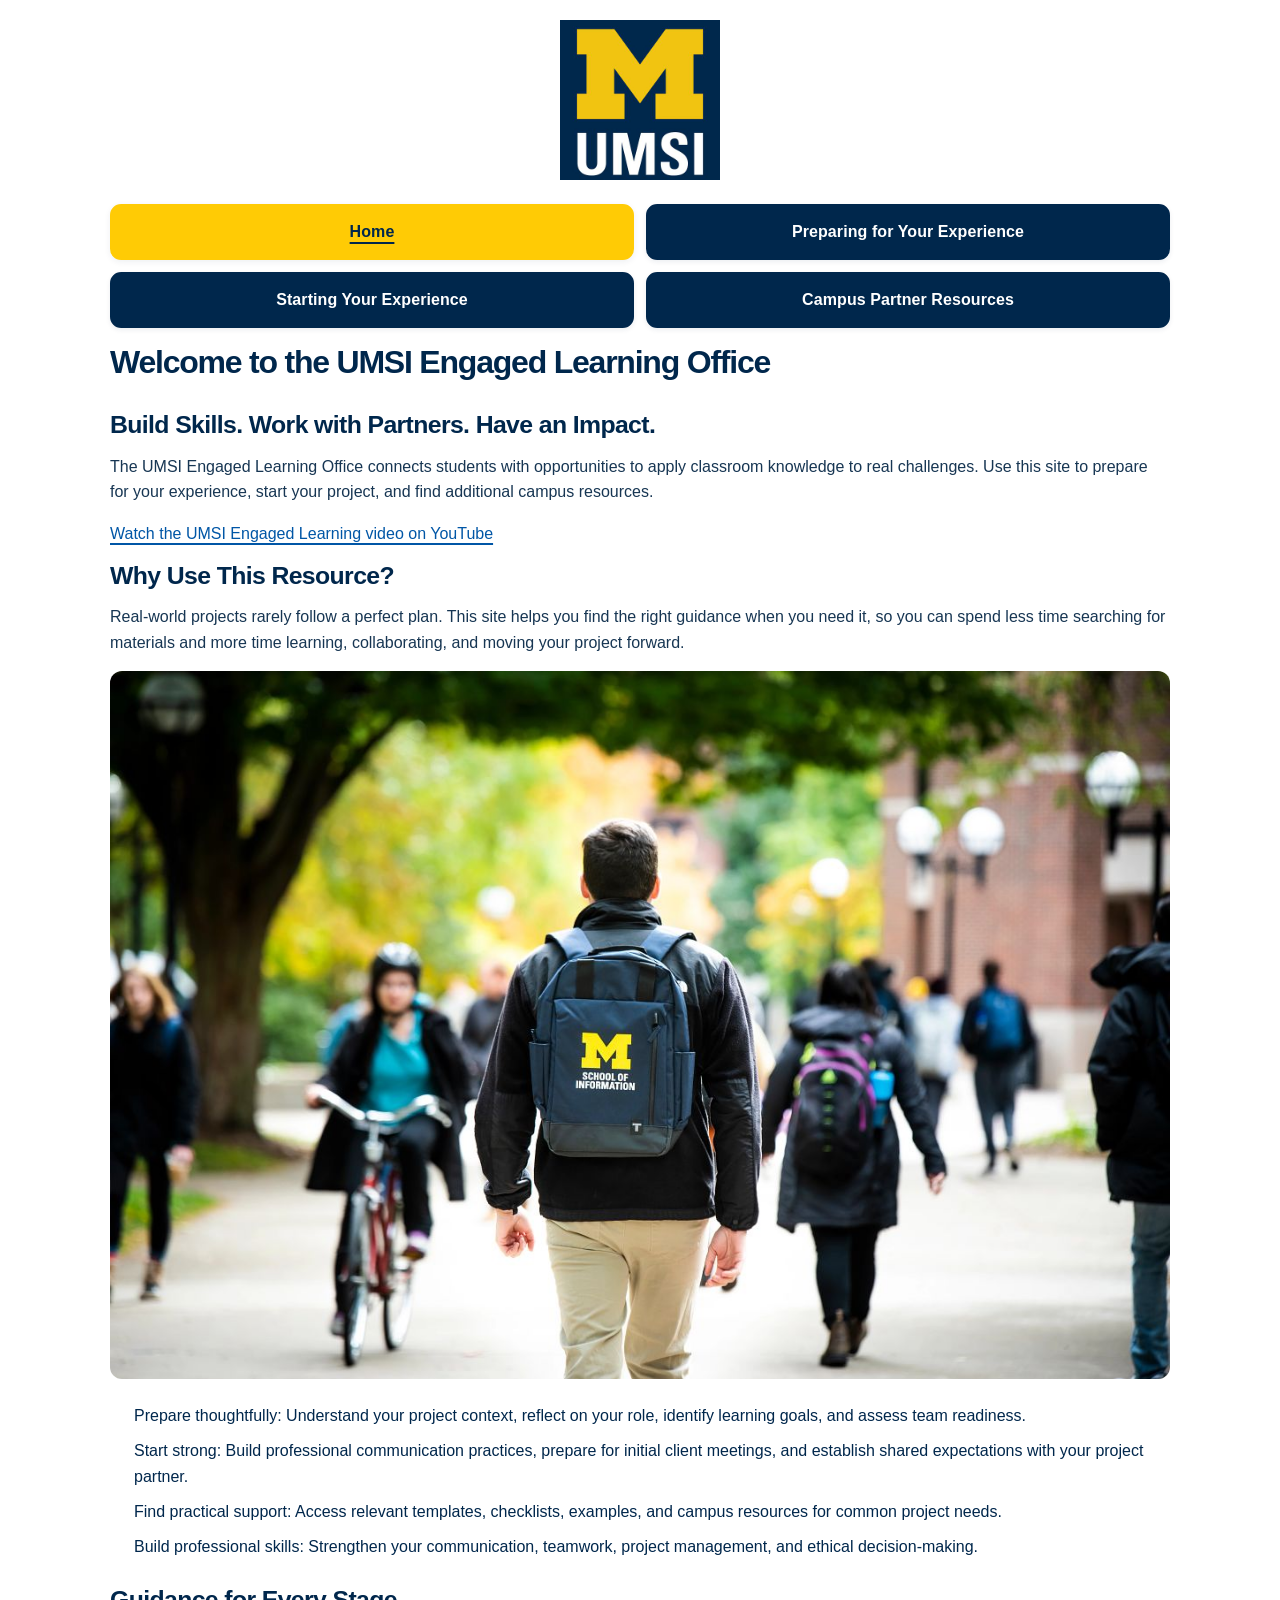
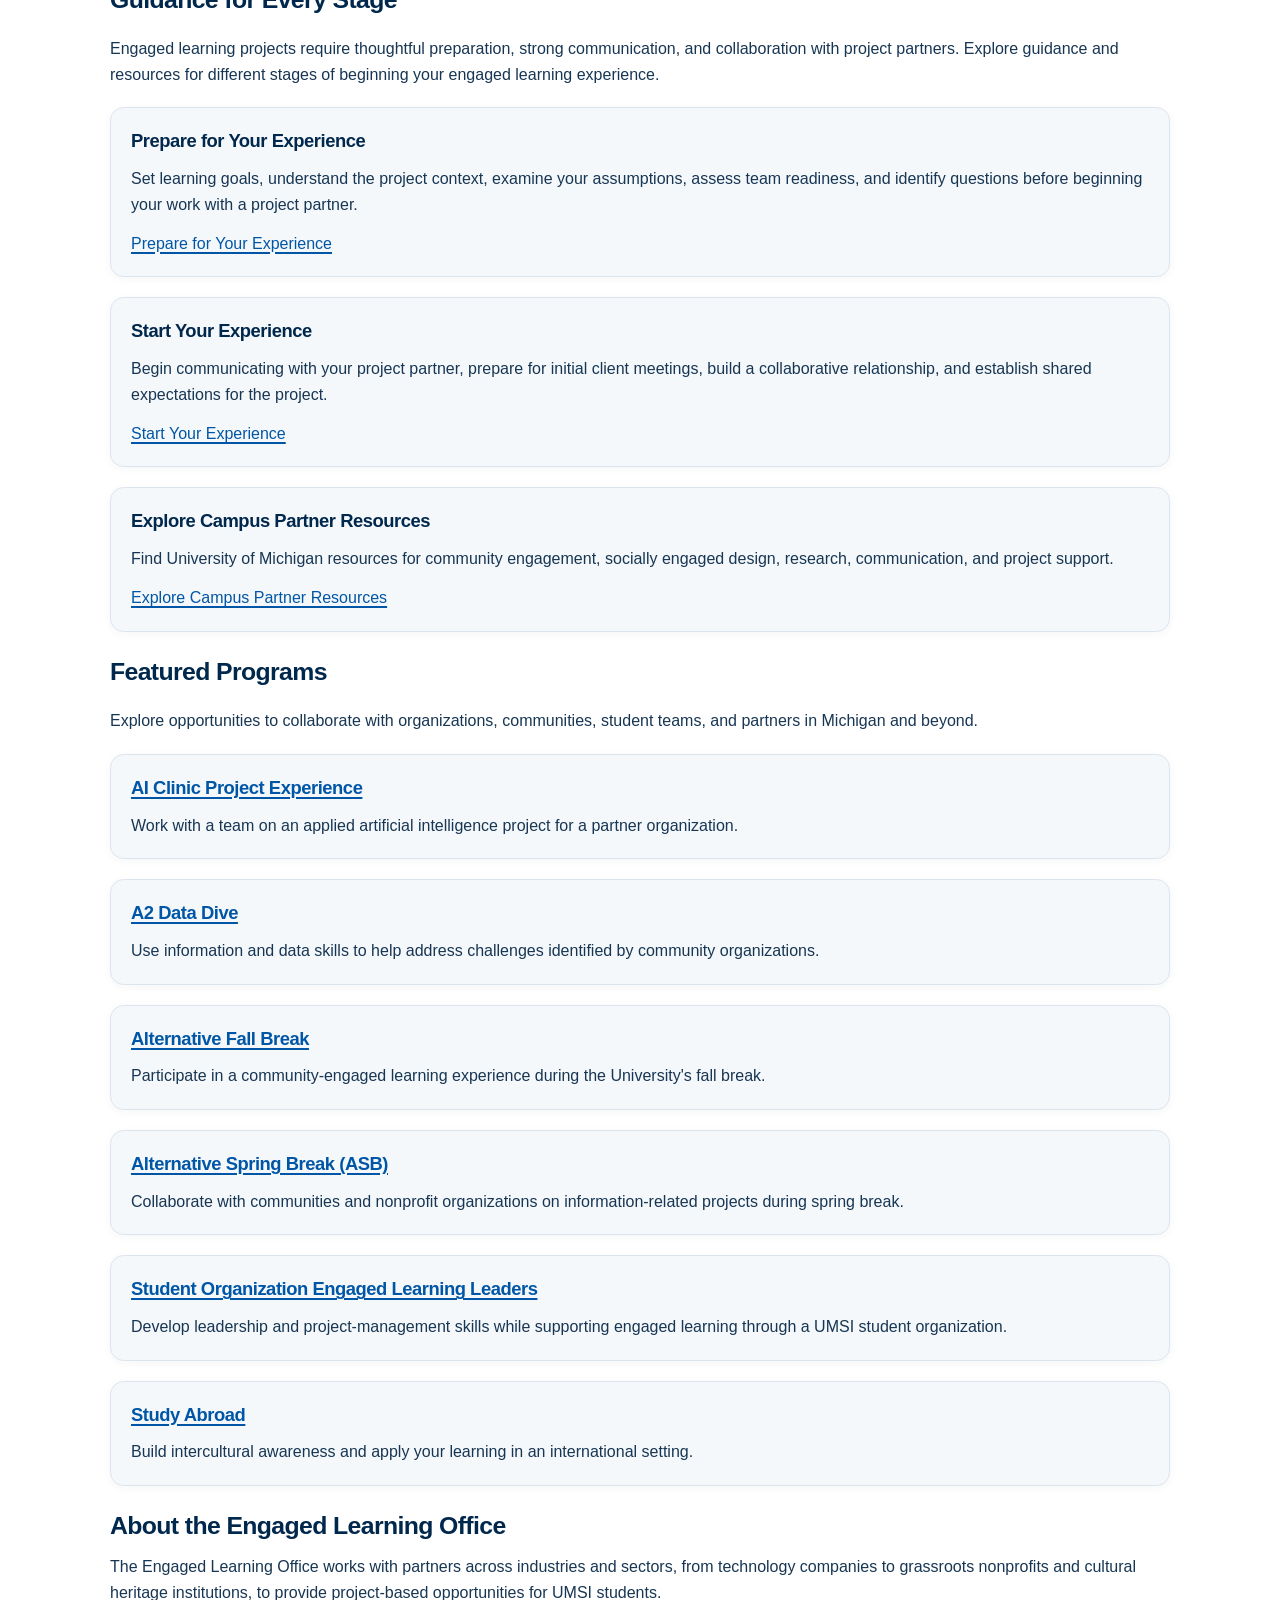
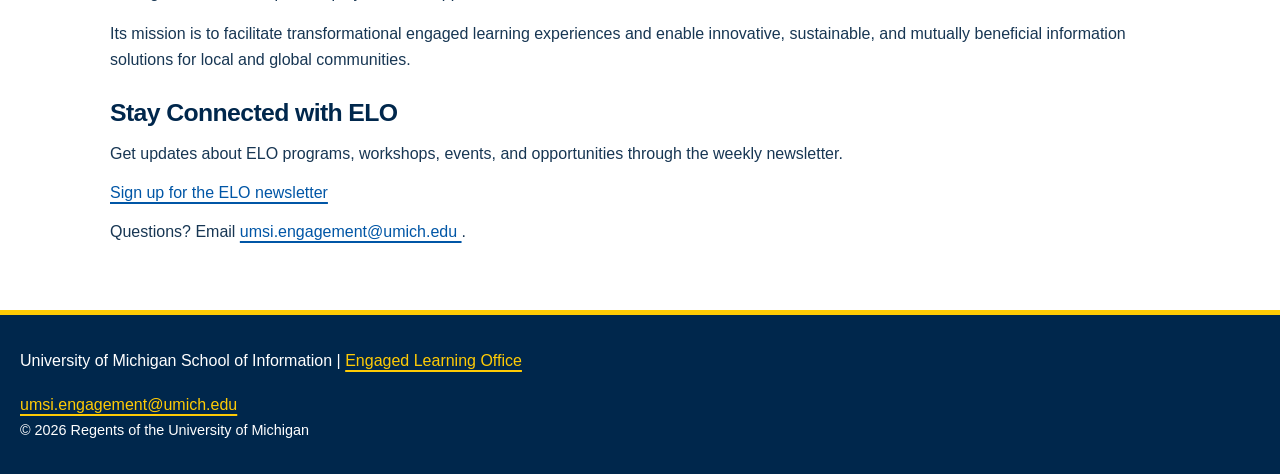
<file: index.html>
<!DOCTYPE html>
<html lang="en">

<head>
    <link rel="stylesheet" href="html5reset.css">
    <link rel="stylesheet" href="style.css">
    <meta charset="UTF-8">
    <meta name="viewport" content="width=device-width, initial-scale=1.0">
    <title>Engaged Learning Resources | UMSI</title>
</head>

<body>

    <!-- Skip to Main Content -->
    <a href="#main">Skip to Main Content</a>

    <!-- Header -->
    <header>

        <img src="images/UMSI_signature_vertical_informal_solidblue.jpg"
             alt="University of Michigan School of Information">

        <!-- Main Navigation -->
        <nav aria-label="Main navigation">
            <ul>
                <li>
                    <a href="index.html" aria-current="page">Home</a>
                </li>

                <li>
                    <a href="preparing.html">
                        Preparing for Your Experience
                    </a>
                </li>

                <li>
                    <a href="starting.html">
                        Starting Your Experience
                    </a>
                </li>

                <li>
                    <a href="resources.html">
                        Campus Partner Resources
                    </a>
                </li>
            </ul>
        </nav>

        <h1>Welcome to the UMSI Engaged Learning Office</h1>

    </header>


    <main id="main">

        <!-- Introduction -->
        <section>

            <h2>Build Skills. Work with Partners. Have an Impact.</h2>

            <p>
                The UMSI Engaged Learning Office connects students with
                opportunities to apply classroom knowledge to real challenges.
                Use this site to prepare for your experience, start your project,
                and find additional campus resources.
            </p>

            <p>
                <a href="https://www.youtube.com/watch?v=81ZO9RfIJEQ">
                    Watch the UMSI Engaged Learning video on YouTube
                </a>
            </p>

        </section>


        <!-- Why Use This Resource -->
        <section>

            <h2>Why Use This Resource?</h2>

            <p>
                Real-world projects rarely follow a perfect plan.
                This site helps you find the right guidance when you
                need it, so you can spend less time searching for
                materials and more time learning, collaborating,
                and moving your project forward.
            </p>

            <img src="images/UMSI_CampusFall_UMSIBackpack_02.jpg"
                 alt="A student wearing a UMSI backpack on the University of Michigan campus in fall">

            <ul>
                <li>
                    <strong>Prepare thoughtfully:</strong>
                    Understand your project context, reflect on your role,
                    identify learning goals, and assess team readiness.
                </li>

                <li>
                    <strong>Start strong:</strong>
                    Build professional communication practices, prepare
                    for initial client meetings, and establish shared
                    expectations with your project partner.
                </li>

                <li>
                    <strong>Find practical support:</strong>
                    Access relevant templates, checklists, examples,
                    and campus resources for common project needs.
                </li>

                <li>
                    <strong>Build professional skills:</strong>
                    Strengthen your communication, teamwork,
                    project management, and ethical decision-making.
                </li>
            </ul>

        </section>


        <!-- Guidance -->
        <section>

            <h2>Guidance for Every Stage</h2>

            <p>
                Engaged learning projects require thoughtful preparation,
                strong communication, and collaboration with project
                partners. Explore guidance and resources for different
                stages of beginning your engaged learning experience.
            </p>


            <!-- Preparing -->
            <article>

                <h3>Prepare for Your Experience</h3>

                <p>
                    Set learning goals, understand the project context,
                    examine your assumptions, assess team readiness,
                    and identify questions before beginning your work
                    with a project partner.
                </p>

                <p>
                    <a href="preparing.html">
                        Prepare for Your Experience
                    </a>
                </p>

            </article>


            <!-- Starting -->
            <article>

                <h3>Start Your Experience</h3>

                <p>
                    Begin communicating with your project partner,
                    prepare for initial client meetings, build a
                    collaborative relationship, and establish shared
                    expectations for the project.
                </p>

                <p>
                    <a href="starting.html">
                        Start Your Experience
                    </a>
                </p>

            </article>


            <!-- Campus Partners -->
            <article>

                <h3>Explore Campus Partner Resources</h3>

                <p>
                    Find University of Michigan resources for community
                    engagement, socially engaged design, research,
                    communication, and project support.
                </p>

                <p>
                    <a href="resources.html">
                        Explore Campus Partner Resources
                    </a>
                </p>

            </article>

        </section>


        <!-- Featured Programs -->
        <section>

            <h2>Featured Programs</h2>

            <p>
                Explore opportunities to collaborate with organizations,
                communities, student teams, and partners in Michigan
                and beyond.
            </p>


            <article>

                <h3>
                    <a href="https://mcompass.umich.edu/_portal/tds-program-brochure?programid=12810">
                        AI Clinic Project Experience
                    </a>
                </h3>

                <p>
                    Work with a team on an applied artificial intelligence
                    project for a partner organization.
                </p>

            </article>


            <article>

                <h3>
                    <a href="https://mcompass.umich.edu/_portal/tds-program-brochure?programid=12556">
                        A2 Data Dive
                    </a>
                </h3>

                <p>
                    Use information and data skills to help address
                    challenges identified by community organizations.
                </p>

            </article>


            <article>

                <h3>
                    <a href="https://mcompass.umich.edu/_portal/tds-program-brochure?programid=11297">
                        Alternative Fall Break
                    </a>
                </h3>

                <p>
                    Participate in a community-engaged learning
                    experience during the University's fall break.
                </p>

            </article>


            <article>

                <h3>
                    <a href="https://mcompass.umich.edu/_portal/tds-program-brochure?programid=10621">
                        Alternative Spring Break (ASB)
                    </a>
                </h3>

                <p>
                    Collaborate with communities and nonprofit
                    organizations on information-related projects
                    during spring break.
                </p>

            </article>


            <article>

                <h3>
                    <a href="https://mcompass.umich.edu/_portal/tds-program-brochure?programid=12294">
                        Student Organization Engaged Learning Leaders
                    </a>
                </h3>

                <p>
                    Develop leadership and project-management skills
                    while supporting engaged learning through a UMSI
                    student organization.
                </p>

            </article>


            <article>

                <h3>
                    <a href="https://www.si.umich.edu/student-life/study-abroad">
                        Study Abroad
                    </a>
                </h3>

                <p>
                    Build intercultural awareness and apply your
                    learning in an international setting.
                </p>

            </article>

        </section>


        <!-- About ELO -->
        <section>

            <h2>About the Engaged Learning Office</h2>

            <p>
                The Engaged Learning Office works with partners across
                industries and sectors, from technology companies to
                grassroots nonprofits and cultural heritage institutions,
                to provide project-based opportunities for UMSI students.
            </p>

            <p>
                Its mission is to facilitate transformational engaged
                learning experiences and enable innovative, sustainable,
                and mutually beneficial information solutions for local
                and global communities.
            </p>

        </section>


        <!-- Contact Information -->
        <aside>

            <h2>Stay Connected with ELO</h2>

            <p>
                Get updates about ELO programs, workshops, events,
                and opportunities through the weekly newsletter.
            </p>

            <p>
                <a href="https://umsi.info/elo-newsletter">
                    Sign up for the ELO newsletter
                </a>
            </p>

            <p>
                Questions? Email
                <a href="mailto:umsi.engagement@umich.edu">
                    umsi.engagement@umich.edu
                </a>.
            </p>

        </aside>

    </main>


    <!-- Footer -->
    <footer>

        <p>
            University of Michigan School of Information |
            <a href="https://www.si.umich.edu/programs/engaged-learning/about-engaged-learning-office">
                Engaged Learning Office
            </a>
        </p>

        <address>
            <a href="mailto:umsi.engagement@umich.edu">
                umsi.engagement@umich.edu
            </a>
        </address>

        <p>
            &copy; 2026 Regents of the University of Michigan
        </p>

    </footer>

</body>

</html>
</file>
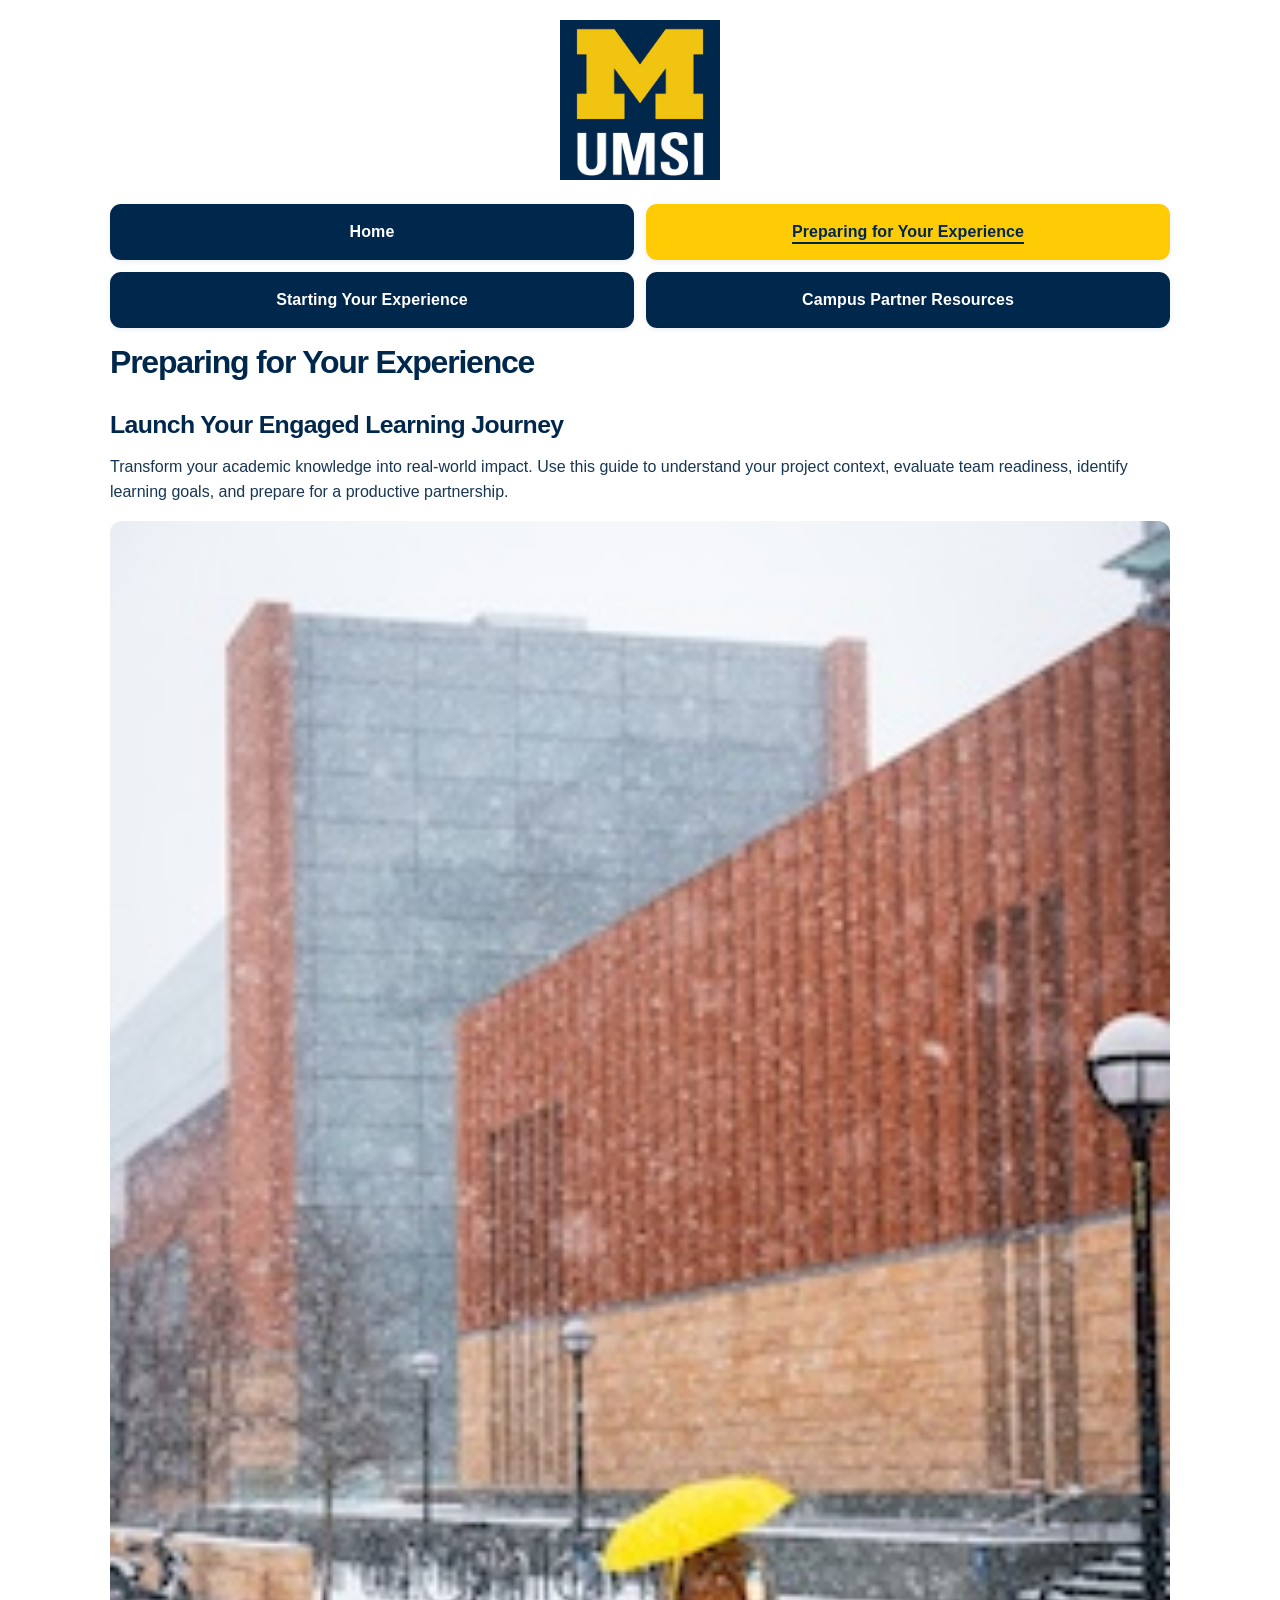
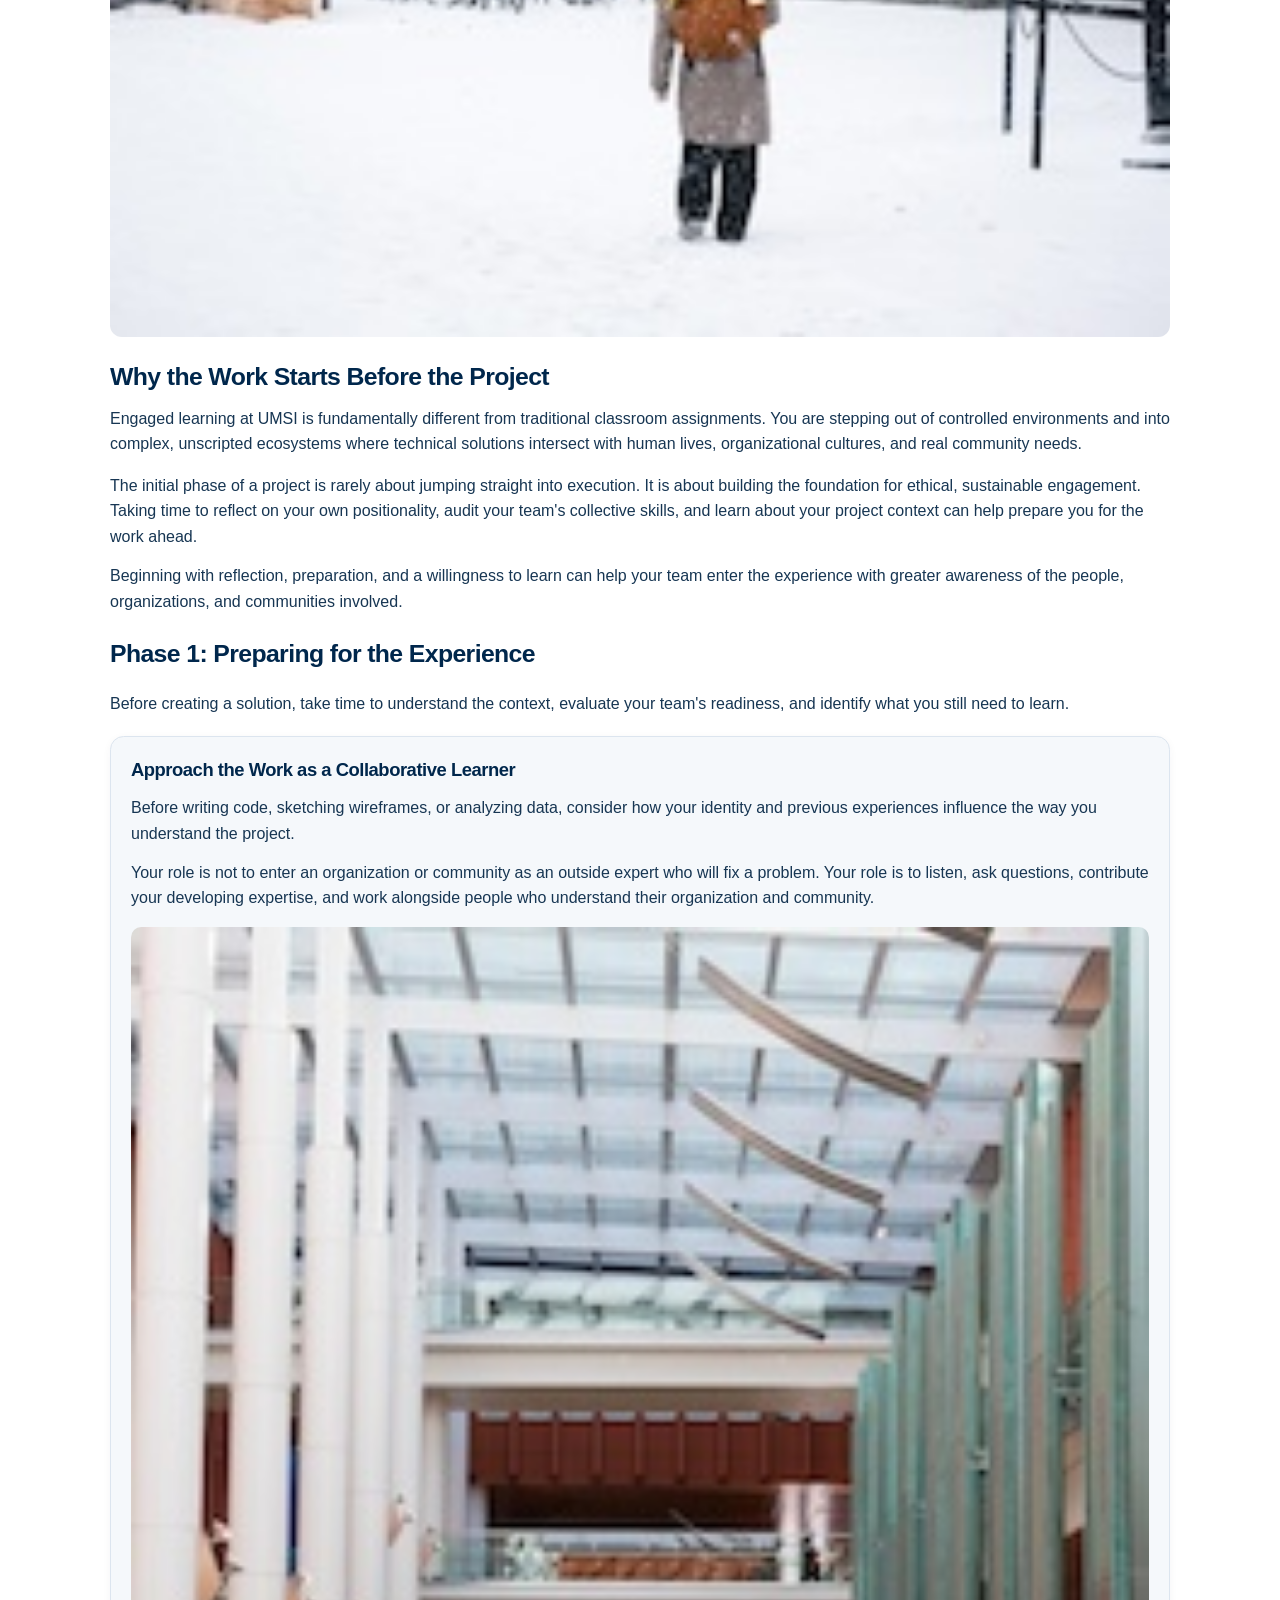
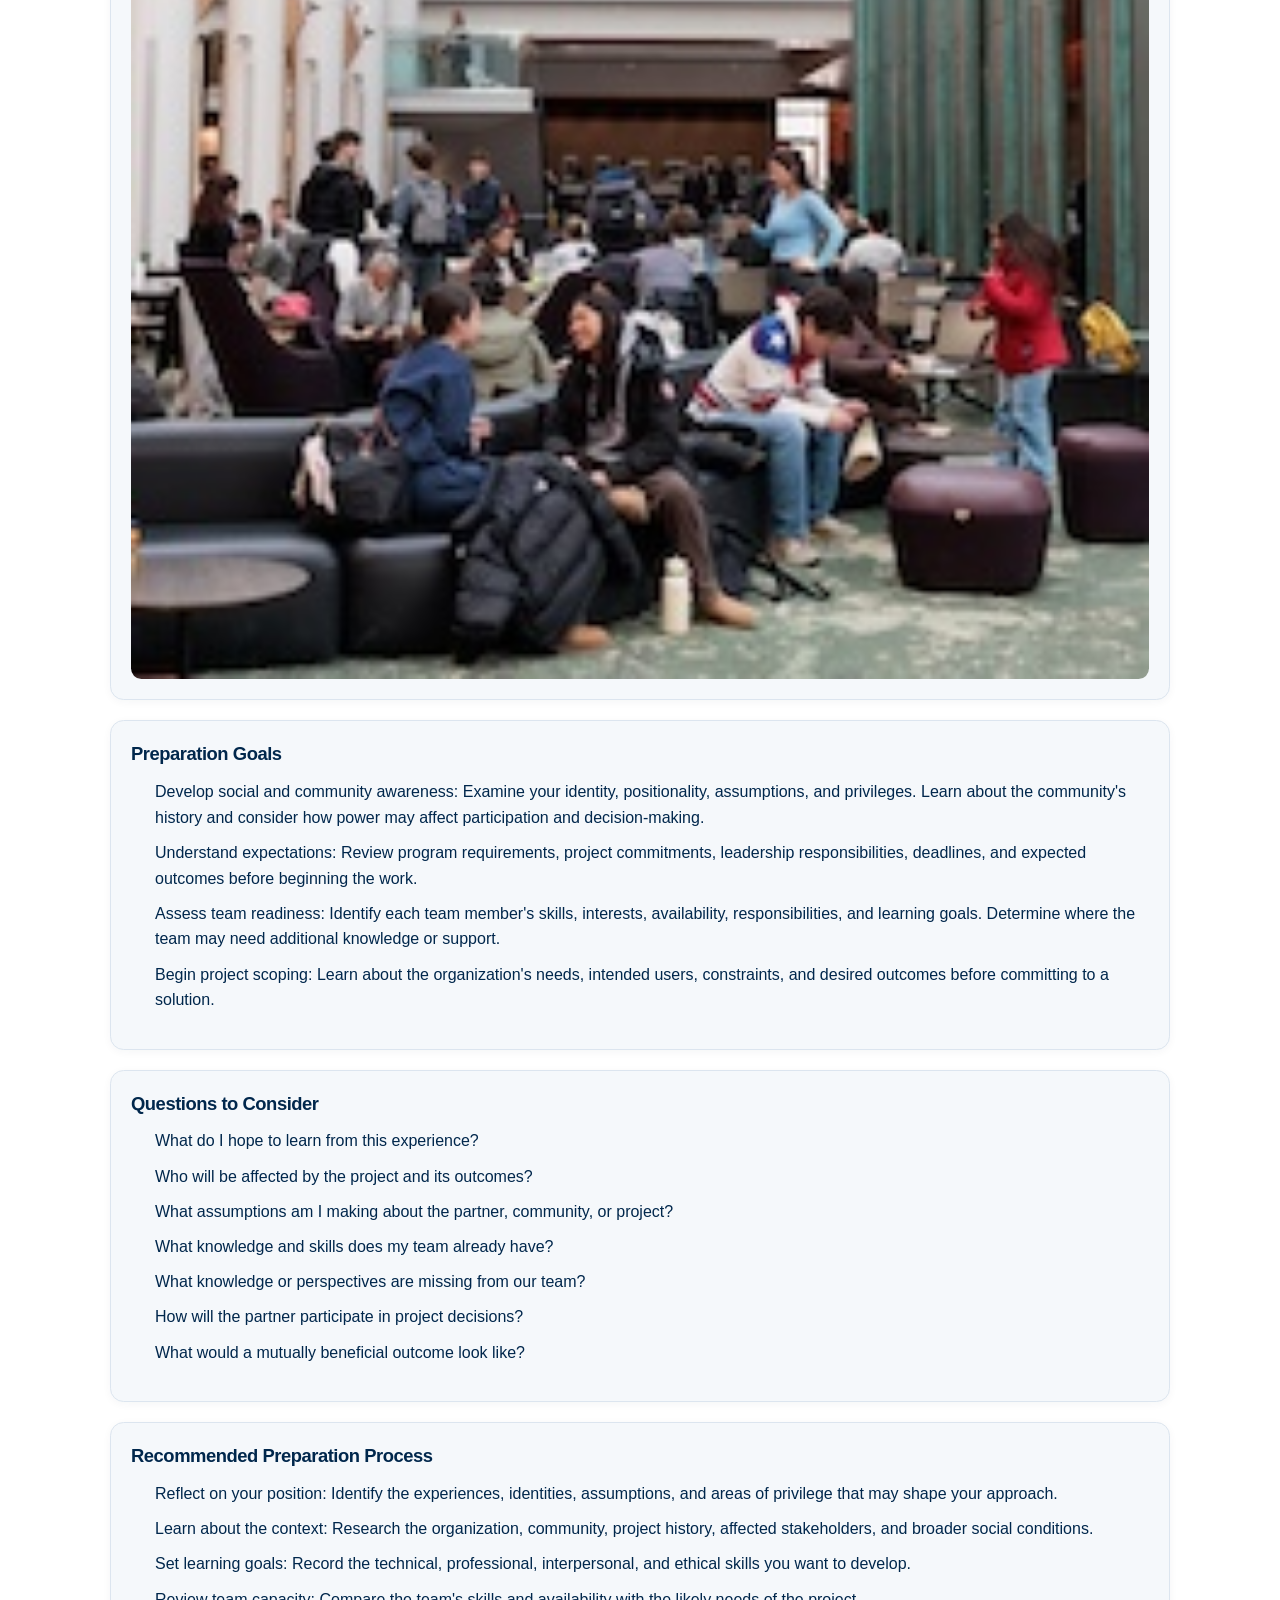
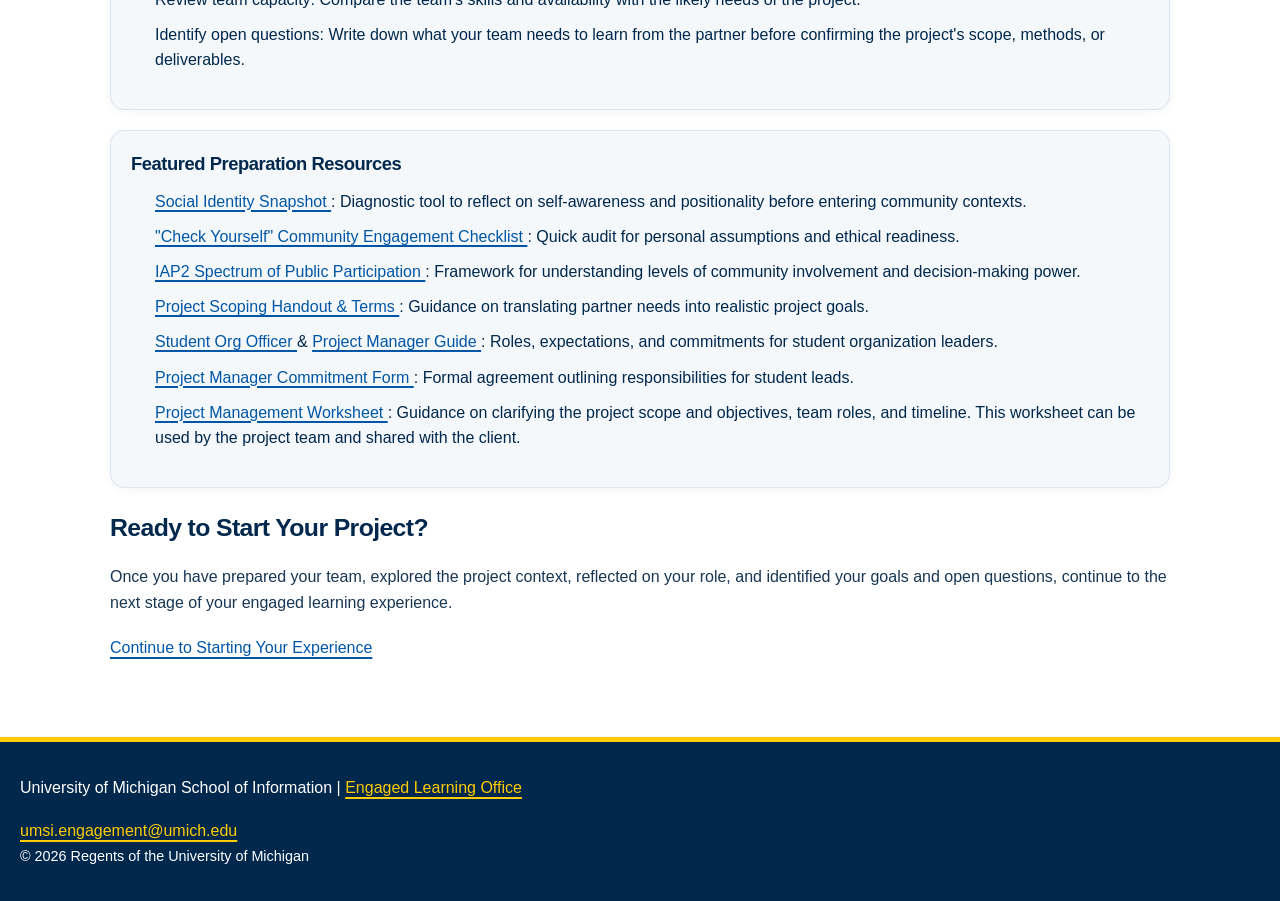
<file: preparing.html>
<!DOCTYPE html>
<html lang="en">

<head>
    <meta charset="UTF-8">
    <meta name="viewport" content="width=device-width, initial-scale=1.0">

    <title>Preparing for Your Experience | UMSI</title>

    <link rel="stylesheet" href="html5reset.css">
    <link rel="stylesheet" href="style.css">
</head>

<body>

    <a href="#main">Skip to Main Content</a>

    <header>

        <img src="images/UMSI_signature_vertical_informal_solidblue.jpg"
             alt="University of Michigan School of Information">

        <nav aria-label="Main navigation">
            <ul>
                <li>
                    <a href="index.html">Home</a>
                </li>

                <li>
                    <a href="preparing.html" aria-current="page">
                        Preparing for Your Experience
                    </a>
                </li>

                <li>
                    <a href="starting.html">
                        Starting Your Experience
                    </a>
                </li>

                <li>
                    <a href="resources.html">
                        Campus Partner Resources
                    </a>
                </li>
            </ul>
        </nav>

        <h1>Preparing for Your Experience</h1>

    </header>

    <main id="main">

        <section>

            <h2>Launch Your Engaged Learning Journey</h2>

            <p>
                Transform your academic knowledge into real-world impact.
                Use this guide to understand your project context,
                evaluate team readiness, identify learning goals,
                and prepare for a productive partnership.
            </p>

            <img src="images/gg.jpg"
                 alt="University of Michigan campus building on a snowy day">

        </section>


        <section>

            <h2>Why the Work Starts Before the Project</h2>

            <p>
                Engaged learning at UMSI is fundamentally different from
                traditional classroom assignments. You are stepping out
                of controlled environments and into complex, unscripted
                ecosystems where technical solutions intersect with human
                lives, organizational cultures, and real community needs.
            </p>

            <p>
                The initial phase of a project is rarely about jumping
                straight into execution. It is about building the
                foundation for ethical, sustainable engagement. Taking
                time to reflect on your own positionality, audit your
                team's collective skills, and learn about your project
                context can help prepare you for the work ahead.
            </p>

            <p>
                Beginning with reflection, preparation, and a willingness
                to learn can help your team enter the experience with
                greater awareness of the people, organizations, and
                communities involved.
            </p>

        </section>

        <section>

            <h2>Phase 1: Preparing for the Experience</h2>

            <p>
                Before creating a solution, take time to understand the
                context, evaluate your team's readiness, and identify
                what you still need to learn.
            </p>

            <article>

                <h3>Approach the Work as a Collaborative Learner</h3>

                <p>
                    Before writing code, sketching wireframes, or analyzing
                    data, consider how your identity and previous experiences
                    influence the way you understand the project.
                </p>

                <p>
                    Your role is not to enter an organization or community
                    as an outside expert who will fix a problem. Your role
                    is to listen, ask questions, contribute your developing
                    expertise, and work alongside people who understand
                    their organization and community.
                </p>

                <img src="images/mm.jpg"
                     alt="Students gathering and collaborating in a University of Michigan campus space">

            </article>

            <article>

                <h3>Preparation Goals</h3>

                <ul>
                    <li>
                        <strong>Develop social and community awareness:</strong>
                        Examine your identity, positionality, assumptions,
                        and privileges. Learn about the community's history
                        and consider how power may affect participation
                        and decision-making.
                    </li>

                    <li>
                        <strong>Understand expectations:</strong>
                        Review program requirements, project commitments,
                        leadership responsibilities, deadlines, and
                        expected outcomes before beginning the work.
                    </li>

                    <li>
                        <strong>Assess team readiness:</strong>
                        Identify each team member's skills, interests,
                        availability, responsibilities, and learning goals.
                        Determine where the team may need additional
                        knowledge or support.
                    </li>

                    <li>
                        <strong>Begin project scoping:</strong>
                        Learn about the organization's needs, intended users,
                        constraints, and desired outcomes before committing
                        to a solution.
                    </li>
                </ul>

            </article>


            <article>

                <h3>Questions to Consider</h3>

                <ul>
                    <li>
                        What do I hope to learn from this experience?
                    </li>

                    <li>
                        Who will be affected by the project and its outcomes?
                    </li>

                    <li>
                        What assumptions am I making about the partner,
                        community, or project?
                    </li>

                    <li>
                        What knowledge and skills does my team already have?
                    </li>

                    <li>
                        What knowledge or perspectives are missing from
                        our team?
                    </li>

                    <li>
                        How will the partner participate in project decisions?
                    </li>

                    <li>
                        What would a mutually beneficial outcome look like?
                    </li>
                </ul>

            </article>


    
            <article>

                <h3>Recommended Preparation Process</h3>

                <ol>
                    <li>
                        <strong>Reflect on your position:</strong>
                        Identify the experiences, identities, assumptions,
                        and areas of privilege that may shape your approach.
                    </li>

                    <li>
                        <strong>Learn about the context:</strong>
                        Research the organization, community, project history,
                        affected stakeholders, and broader social conditions.
                    </li>

                    <li>
                        <strong>Set learning goals:</strong>
                        Record the technical, professional, interpersonal,
                        and ethical skills you want to develop.
                    </li>

                    <li>
                        <strong>Review team capacity:</strong>
                        Compare the team's skills and availability with
                        the likely needs of the project.
                    </li>

                    <li>
                        <strong>Identify open questions:</strong>
                        Write down what your team needs to learn from the
                        partner before confirming the project's scope,
                        methods, or deliverables.
                    </li>
                </ol>

            </article>


            <article>

                <h3>Featured Preparation Resources</h3>

                <ul>
                    <li>
                        <a href="https://sites.lsa.umich.edu/equitable-teaching/social-identity-snapshot">
                            Social Identity Snapshot
                        </a>:
                        Diagnostic tool to reflect on self-awareness and
                        positionality before entering community contexts.
                    </li>

                    <li>
                        <a href="https://docs.google.com/document/d/1Qt9YeStVwDHjwJhOLAz42JSNQR2lFMurdUtxtdrGkuc/edit">
                            "Check Yourself" Community Engagement Checklist
                        </a>:
                        Quick audit for personal assumptions and ethical
                        readiness.
                    </li>

                    <li>
                        <a href="https://drive.google.com/file/d/1zc1RNlrDxV51-muOERdDTnINQcquJpOA/view">
                            IAP2 Spectrum of Public Participation
                        </a>:
                        Framework for understanding levels of community
                        involvement and decision-making power.
                    </li>

                    <li>
                        <a href="https://docs.google.com/document/d/1TrEDolwmOIlXgYgAP9VvlOGoYOwFfe6KxzZOgZSVYVw/edit">
                            Project Scoping Handout &amp; Terms
                        </a>:
                        Guidance on translating partner needs into
                        realistic project goals.
                    </li>

                    <li>
                        <a href="https://docs.google.com/document/d/1AexsV_JeSd0kRUBbcifZpfBu6y6Zi8Y0iJScp1I3gkM/edit">
                            Student Org Officer
                        </a>
                        &amp;
                        <a href="https://docs.google.com/document/d/1uwOOS0TrXWzcSShj8DUFpckWo0t1UNu_Q7WVbZnLhX0/edit">
                            Project Manager Guide
                        </a>:
                        Roles, expectations, and commitments for student
                        organization leaders.
                    </li>

                    <li>
                        <a href="https://docs.google.com/document/d/1U4lCNGyWKJ3C2i_VgFqAR45Z4zF1FehuthuqT-M2wdI/edit">
                            Project Manager Commitment Form
                        </a>:
                        Formal agreement outlining responsibilities
                        for student leads.
                    </li>

                    <li>
                        <a href="https://docs.google.com/document/d/1twc-7TYWmb_PNrOBiDI1NuJqJAuhluTICr22GRd_NLc/edit">
                            Project Management Worksheet
                        </a>:
                        Guidance on clarifying the project scope and
                        objectives, team roles, and timeline. This worksheet
                        can be used by the project team and shared with
                        the client.
                    </li>
                </ul>

            </article>

        </section>

        <section>

            <h2>Ready to Start Your Project?</h2>

            <p>
                Once you have prepared your team, explored the project
                context, reflected on your role, and identified your
                goals and open questions, continue to the next stage
                of your engaged learning experience.
            </p>

            <p>
                <a href="starting.html">
                    Continue to Starting Your Experience
                </a>
            </p>

        </section>

    </main>

    <footer>

        <p>
            University of Michigan School of Information |
            <a href="https://www.si.umich.edu/programs/engaged-learning/about-engaged-learning-office">
                Engaged Learning Office
            </a>
        </p>

        <address>
            <a href="mailto:umsi.engagement@umich.edu">
                umsi.engagement@umich.edu
            </a>
        </address>

        <p>
            &copy; 2026 Regents of the University of Michigan
        </p>

    </footer>

</body>

</html>
</file>
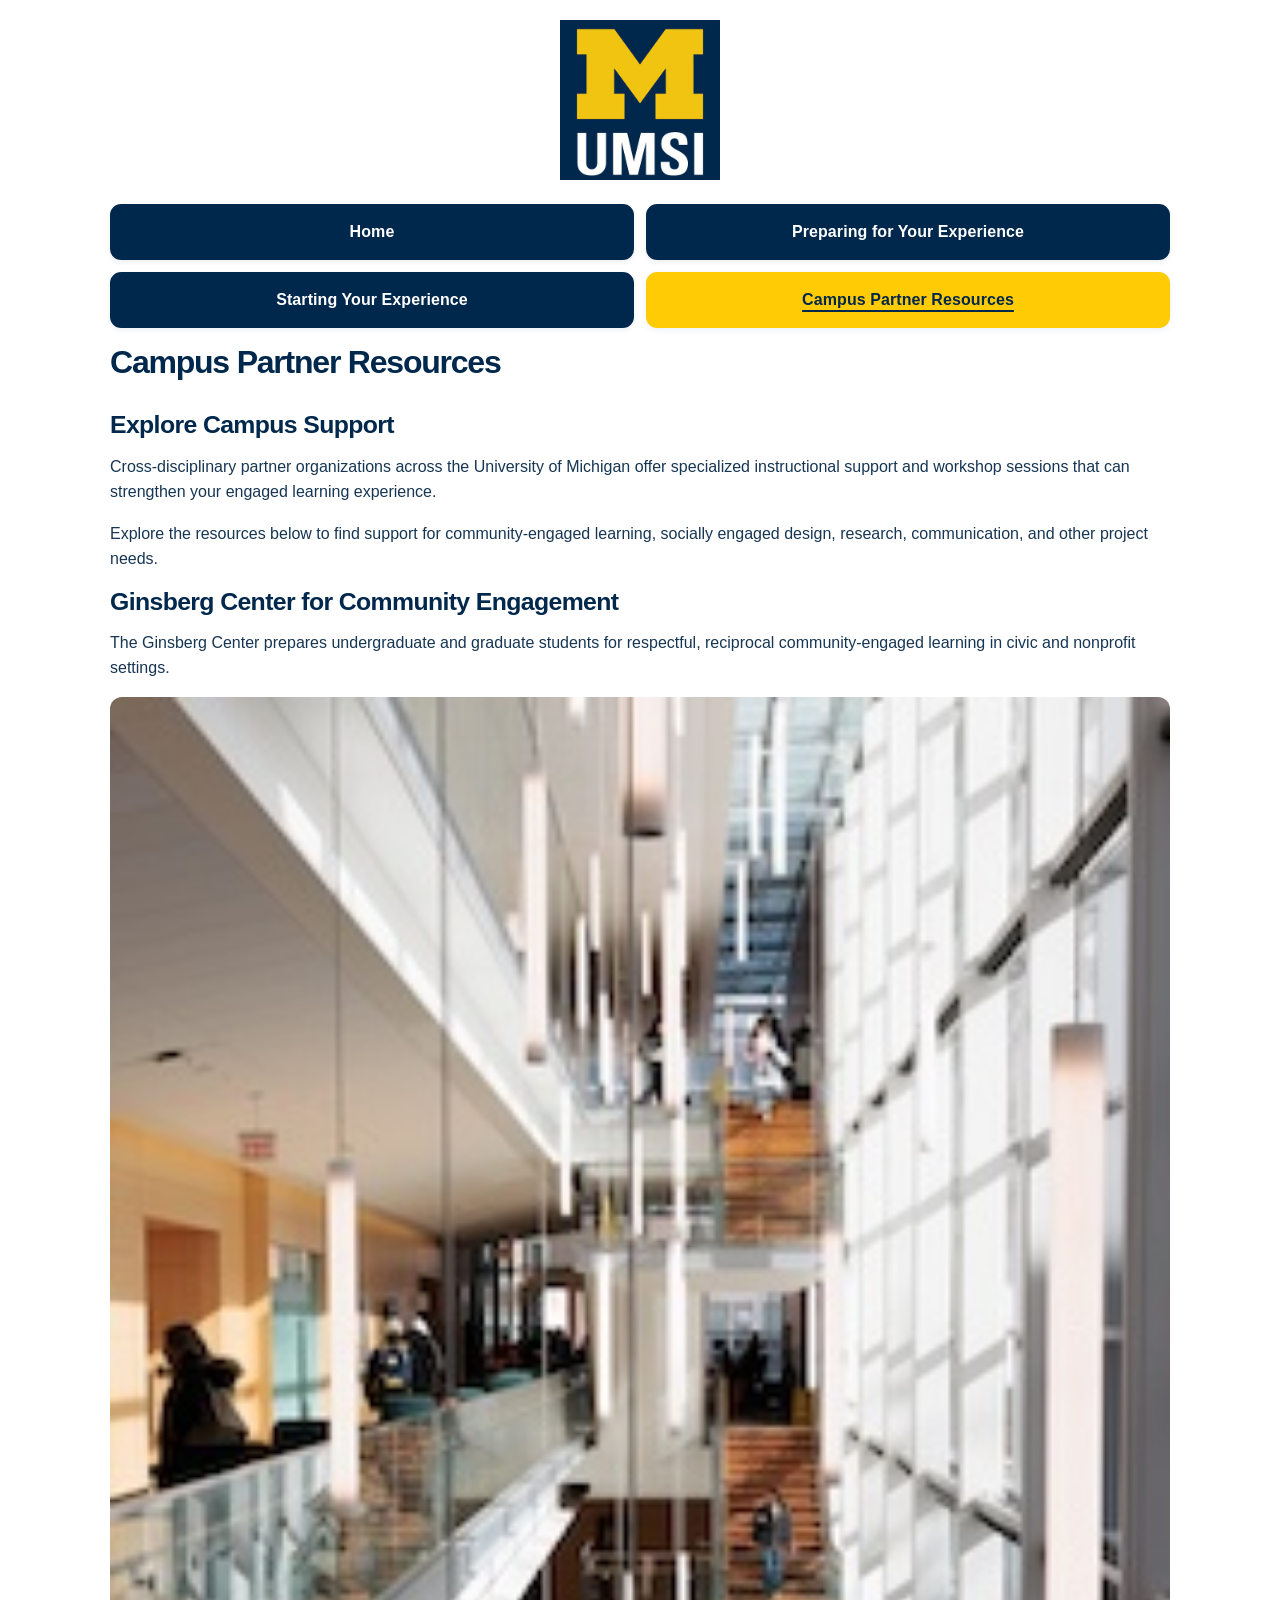
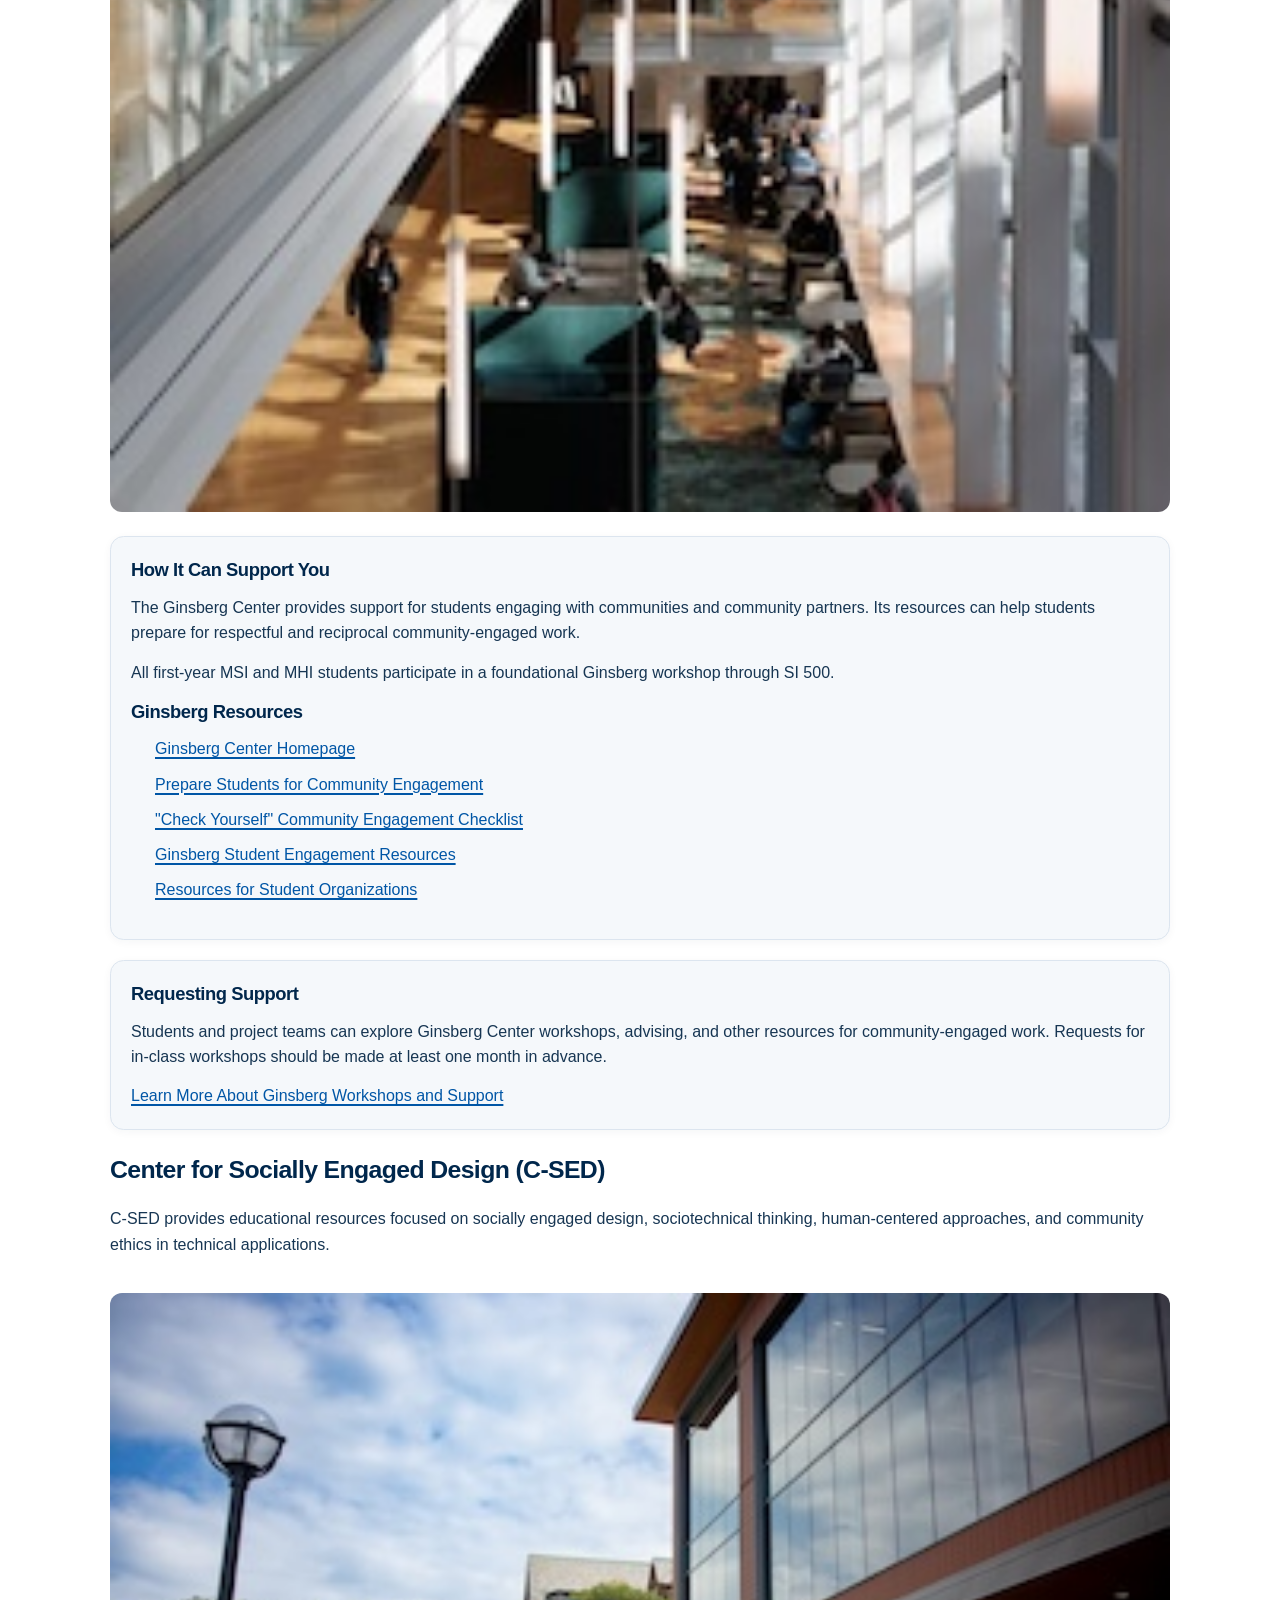
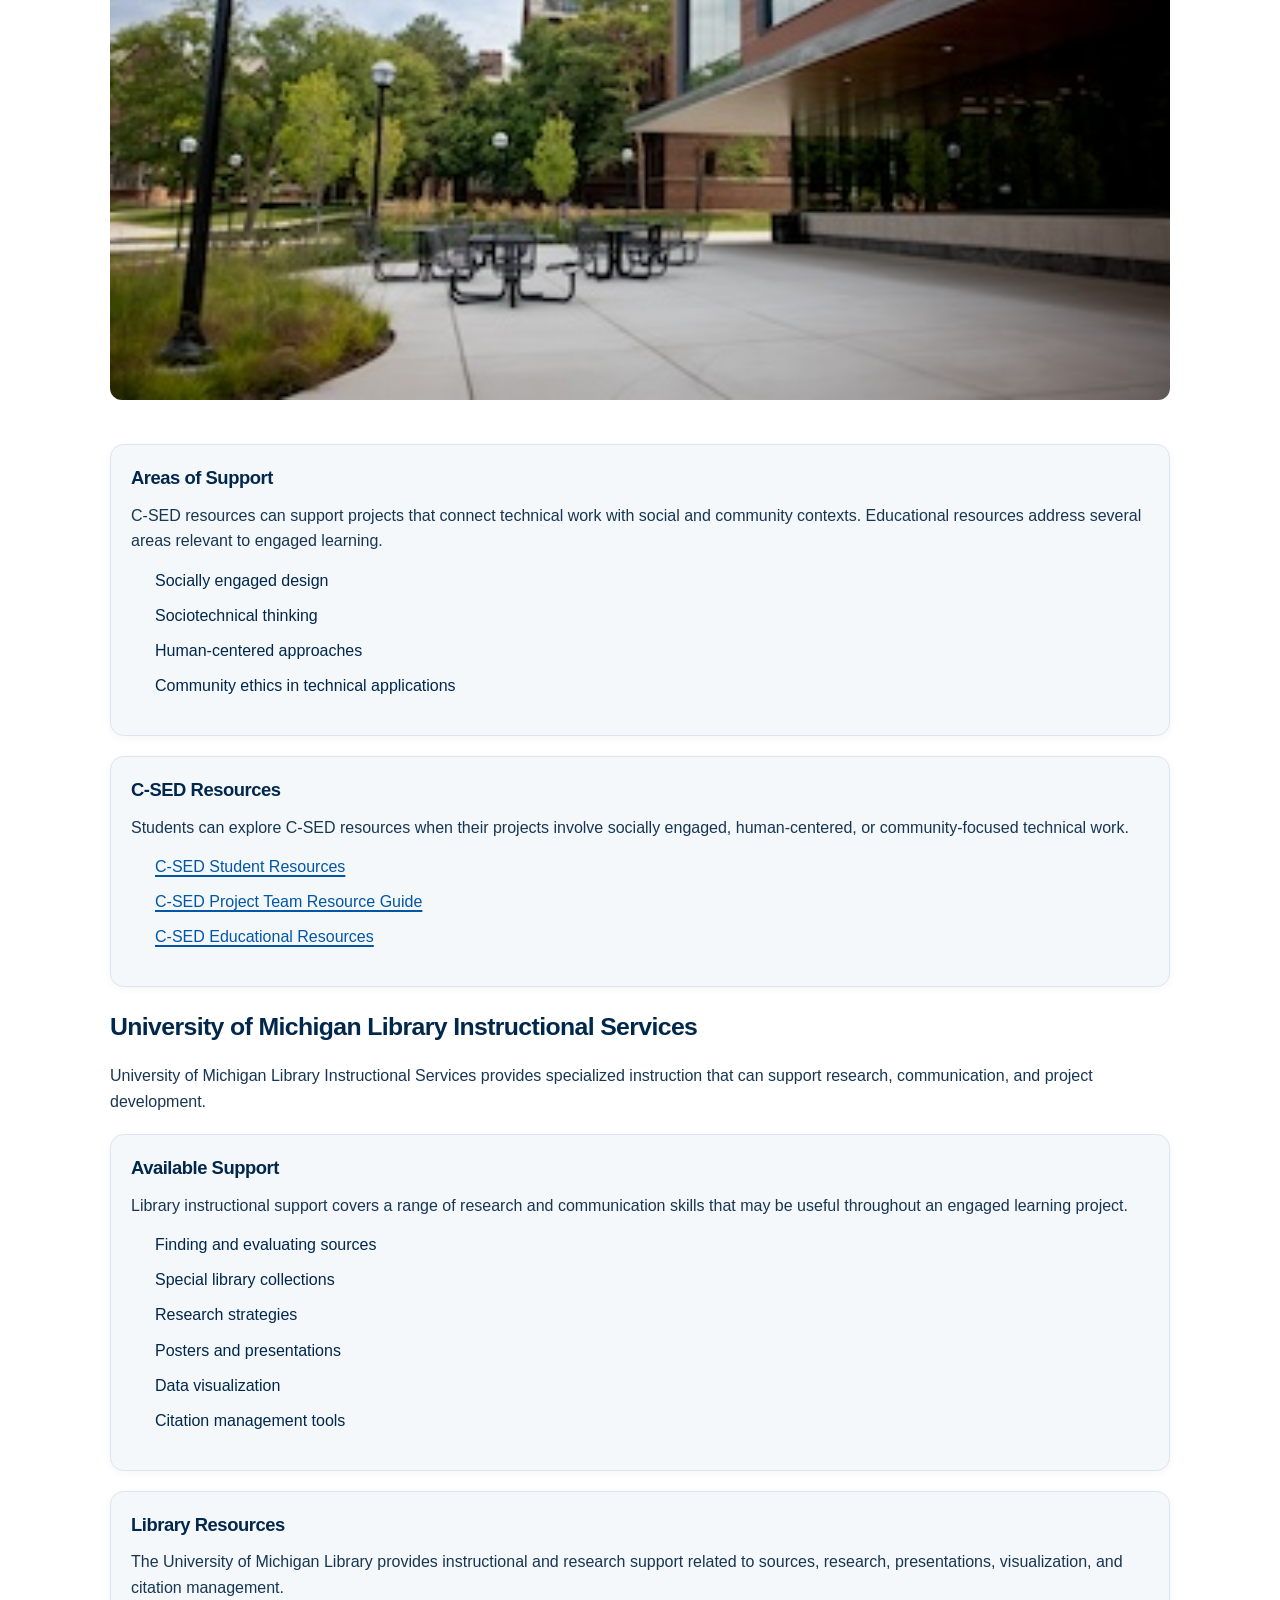
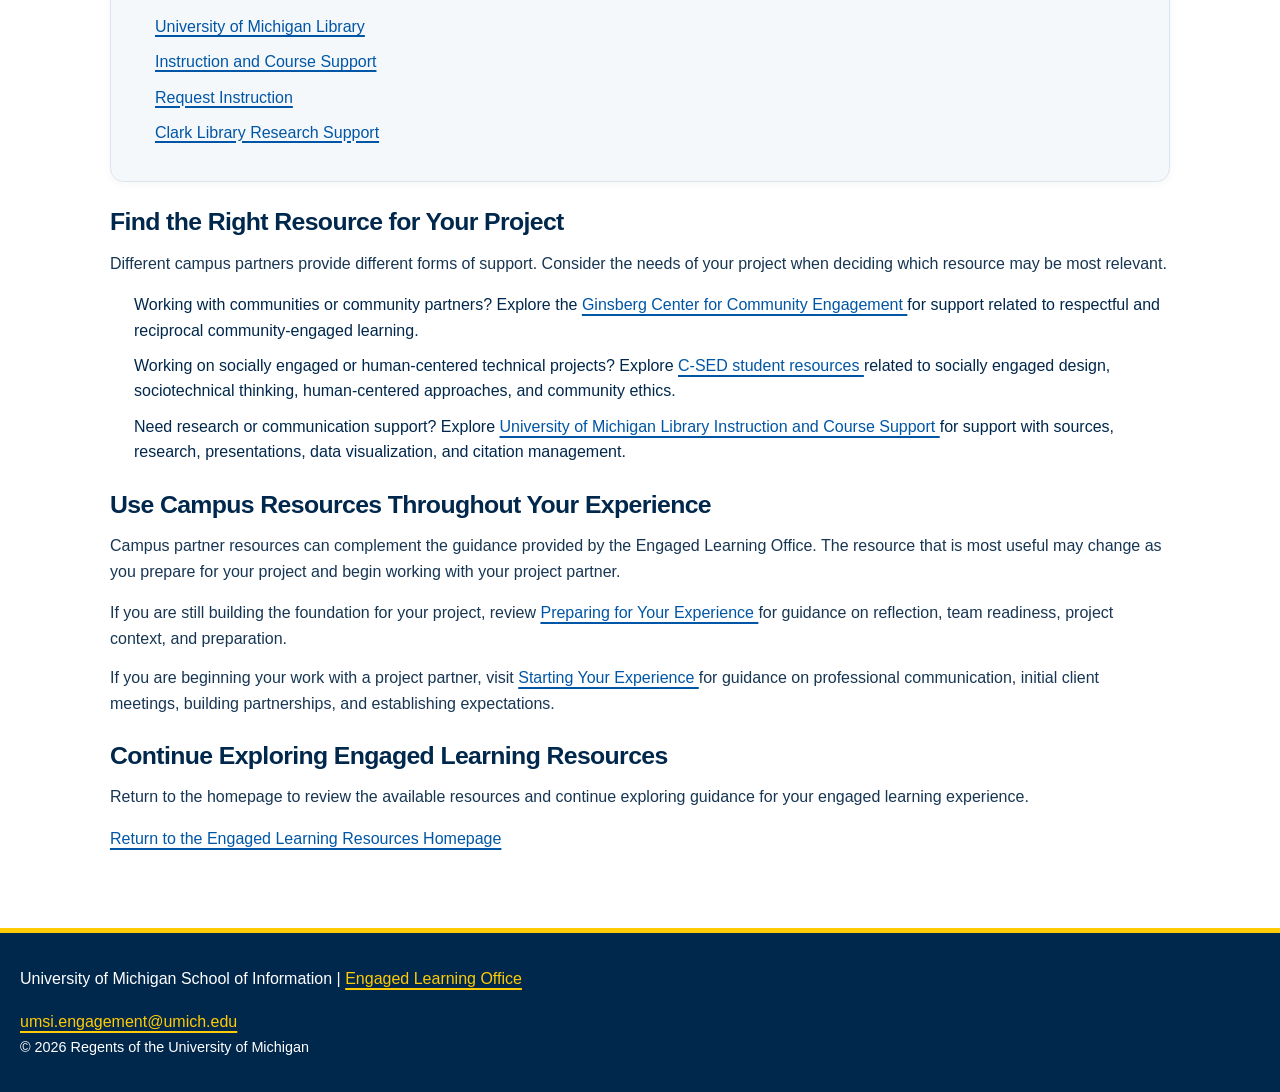
<file: resources.html>
<!DOCTYPE html>
<html lang="en">

<head>
    <link rel="stylesheet" href="html5reset.css">
    <link rel="stylesheet" href="style.css">
    <meta charset="UTF-8">
    <meta name="viewport" content="width=device-width, initial-scale=1.0">
    <title>Campus Partner Resources | UMSI</title>
</head>

<body>
    <a href="#main">Skip to Main Content</a>

    <header>

        <img src="images/UMSI_signature_vertical_informal_solidblue.jpg"
             alt="University of Michigan School of Information">

        <nav aria-label="Main navigation">
            <ul>
                <li>
                    <a href="index.html">Home</a>
                </li>

                <li>
                    <a href="preparing.html">
                        Preparing for Your Experience
                    </a>
                </li>

                <li>
                    <a href="starting.html">
                        Starting Your Experience
                    </a>
                </li>

                <li>
                    <a href="resources.html" aria-current="page">
                     Campus Partner Resources
                     </a>
                </li>
            </ul>
        </nav>

        <h1>Campus Partner Resources</h1>

    </header>


    <main id="main">

        <section>

            <h2>Explore Campus Support</h2>

            <p>
                Cross-disciplinary partner organizations across the
                University of Michigan offer specialized instructional
                support and workshop sessions that can strengthen your
                engaged learning experience.
            </p>

            <p>
                Explore the resources below to find support for
                community-engaged learning, socially engaged design,
                research, communication, and other project needs.
            </p>

        </section>

        <section>

            <h2>Ginsberg Center for Community Engagement</h2>

            <p>
                The Ginsberg Center prepares undergraduate and graduate
                students for respectful, reciprocal community-engaged
                learning in civic and nonprofit settings.
            </p>

            <img src="images/MCOMMONS-02122026SpringSemester-11 (1).jpg"
                 alt="Students participating in a community engagement activity"
                 width="350">

            <article>

                <h3>How It Can Support You</h3>

                <p>
                    The Ginsberg Center provides support for students
                    engaging with communities and community partners.
                    Its resources can help students prepare for
                    respectful and reciprocal community-engaged work.
                </p>

                <p>
                    All first-year MSI and MHI students participate
                    in a foundational Ginsberg workshop through SI 500.
                </p>

                <h3>Ginsberg Resources</h3>

                <ul>
                    <li>
                        <a href="https://ginsberg.umich.edu/">
                            Ginsberg Center Homepage
                        </a>
                    </li>

                    <li>
                        <a href="https://ginsberg.umich.edu/article/prepare">
                            Prepare Students for Community Engagement
                        </a>
                    </li>

                    <li>
                        <a href="https://ginsberg.umich.edu/checkyourself">
                            "Check Yourself" Community Engagement Checklist
                        </a>
                    </li>

                    <li>
                        <a href="https://ginsberg.umich.edu/student-engagement">
                            Ginsberg Student Engagement Resources
                        </a>
                    </li>

                    <li>
                        <a href="https://ginsberg.umich.edu/resources-student-organizations">
                            Resources for Student Organizations
                        </a>
                    </li>
                </ul>

            </article>


            <article>

                <h3>Requesting Support</h3>

                <p>
                    Students and project teams can explore Ginsberg Center
                    workshops, advising, and other resources for
                    community-engaged work. Requests for in-class
                    workshops should be made at least one month in advance.
                </p>

                <p>
                    <a href="https://ginsberg.umich.edu/article/prepare">
                        Learn More About Ginsberg Workshops and Support
                    </a>
                </p>

            </article>

        </section>

        <section>

            <h2>Center for Socially Engaged Design (C-SED)</h2>

            <p>
                C-SED provides educational resources focused on
                socially engaged design, sociotechnical thinking,
                human-centered approaches, and community ethics
                in technical applications.
            </p>

            <img src="images/OUD_Hadley-PittPlaza_2026_0052.jpg"
                 alt="University of Michigan campus space"
                 width="350">

            <article>

                <h3>Areas of Support</h3>

                <p>
                    C-SED resources can support projects that connect
                    technical work with social and community contexts.
                    Educational resources address several areas relevant
                    to engaged learning.
                </p>

                <ul>
                    <li>Socially engaged design</li>
                    <li>Sociotechnical thinking</li>
                    <li>Human-centered approaches</li>
                    <li>Community ethics in technical applications</li>
                </ul>

            </article>


            <article>

                <h3>C-SED Resources</h3>

                <p>
                    Students can explore C-SED resources when their
                    projects involve socially engaged, human-centered,
                    or community-focused technical work.
                </p>

                <ul>
                    <li>
                        <a href="https://csed.engin.umich.edu/get-involved/students/">
                            C-SED Student Resources
                        </a>
                    </li>

                    <li>
                        <a href="https://csed.engin.umich.edu/project-team-resource-guide/">
                            C-SED Project Team Resource Guide
                        </a>
                    </li>

                    <li>
                        <a href="https://csed.engin.umich.edu/educator-downloads/">
                            C-SED Educational Resources
                        </a>
                    </li>
                </ul>

            </article>

        </section>


        <section>

            <h2>University of Michigan Library Instructional Services</h2>

            <p>
                University of Michigan Library Instructional Services
                provides specialized instruction that can support
                research, communication, and project development.
            </p>

            <article>

                <h3>Available Support</h3>

                <p>
                    Library instructional support covers a range of
                    research and communication skills that may be useful
                    throughout an engaged learning project.
                </p>

                <ul>
                    <li>Finding and evaluating sources</li>
                    <li>Special library collections</li>
                    <li>Research strategies</li>
                    <li>Posters and presentations</li>
                    <li>Data visualization</li>
                    <li>Citation management tools</li>
                </ul>

            </article>


            <article>

                <h3>Library Resources</h3>

                <p>
                    The University of Michigan Library provides
                    instructional and research support related to
                    sources, research, presentations, visualization,
                    and citation management.
                </p>

                <ul>
                    <li>
                        <a href="https://www.lib.umich.edu/">
                            University of Michigan Library
                        </a>
                    </li>

                    <li>
                        <a href="https://www.lib.umich.edu/research-and-scholarship/instruction-and-course-support/">
                            Instruction and Course Support
                        </a>
                    </li>

                    <li>
                        <a href="https://www.lib.umich.edu/research-and-scholarship/instruction-and-course-support/request-instruction/">
                            Request Instruction
                        </a>
                    </li>

                    <li>
                        <a href="https://www.lib.umich.edu/locations-and-hours/clark-library/research-support/">
                            Clark Library Research Support
                        </a>
                    </li>
                </ul>

            </article>

        </section>


        <section>

            <h2>Find the Right Resource for Your Project</h2>

            <p>
                Different campus partners provide different forms of
                support. Consider the needs of your project when deciding
                which resource may be most relevant.
            </p>

            <ul>
                <li>
                    <strong>Working with communities or community partners?</strong>
                    Explore the
                    <a href="https://ginsberg.umich.edu/">
                        Ginsberg Center for Community Engagement
                    </a>
                    for support related to respectful and reciprocal
                    community-engaged learning.
                </li>

                <li>
                    <strong>Working on socially engaged or human-centered
                    technical projects?</strong>
                    Explore
                    <a href="https://csed.engin.umich.edu/get-involved/students/">
                        C-SED student resources
                    </a>
                    related to socially engaged design, sociotechnical
                    thinking, human-centered approaches, and community ethics.
                </li>

                <li>
                    <strong>Need research or communication support?</strong>
                    Explore
                    <a href="https://www.lib.umich.edu/research-and-scholarship/instruction-and-course-support/">
                        University of Michigan Library Instruction and Course Support
                    </a>
                    for support with sources, research, presentations,
                    data visualization, and citation management.
                </li>
            </ul>

        </section>

        <section>

            <h2>Use Campus Resources Throughout Your Experience</h2>

            <p>
                Campus partner resources can complement the guidance
                provided by the Engaged Learning Office. The resource
                that is most useful may change as you prepare for your
                project and begin working with your project partner.
            </p>

            <p>
                If you are still building the foundation for your project,
                review
                <a href="preparing.html">
                    Preparing for Your Experience
                </a>
                for guidance on reflection, team readiness, project
                context, and preparation.
            </p>

            <p>
                If you are beginning your work with a project partner,
                visit
                <a href="starting.html">
                    Starting Your Experience
                </a>
                for guidance on professional communication, initial
                client meetings, building partnerships, and establishing
                expectations.
            </p>

        </section>

        <section>

            <h2>Continue Exploring Engaged Learning Resources</h2>

            <p>
                Return to the homepage to review the available resources
                and continue exploring guidance for your engaged learning
                experience.
            </p>

            <p>
                <a href="index.html">
                    Return to the Engaged Learning Resources Homepage
                </a>
            </p>

        </section>

    </main>

    <footer>

        <p>
            University of Michigan School of Information |
            <a href="https://www.si.umich.edu/programs/engaged-learning/about-engaged-learning-office">
                Engaged Learning Office
            </a>
        </p>

        <address>
            <a href="mailto:umsi.engagement@umich.edu">
                umsi.engagement@umich.edu
            </a>
        </address>

        <p>
            &copy; 2026 Regents of the University of Michigan
        </p>

    </footer>

</body>

</html>
</file>
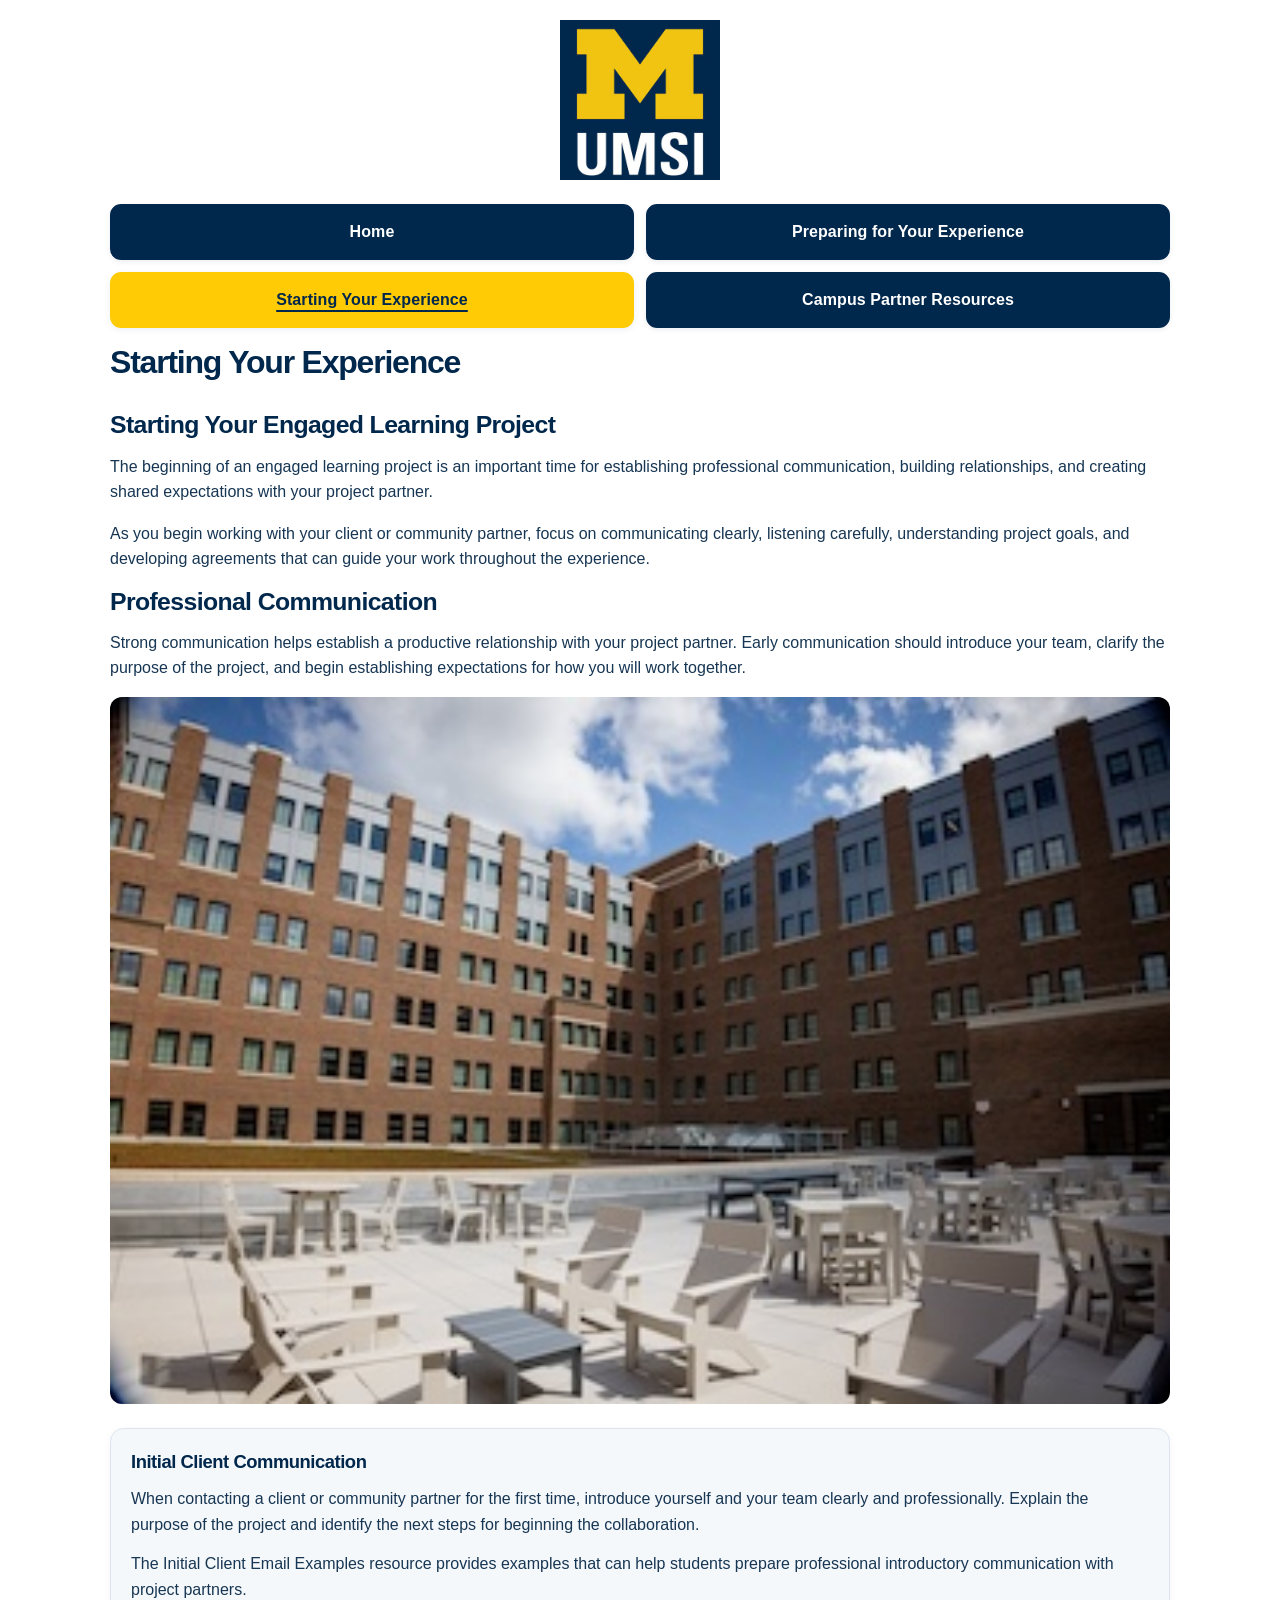
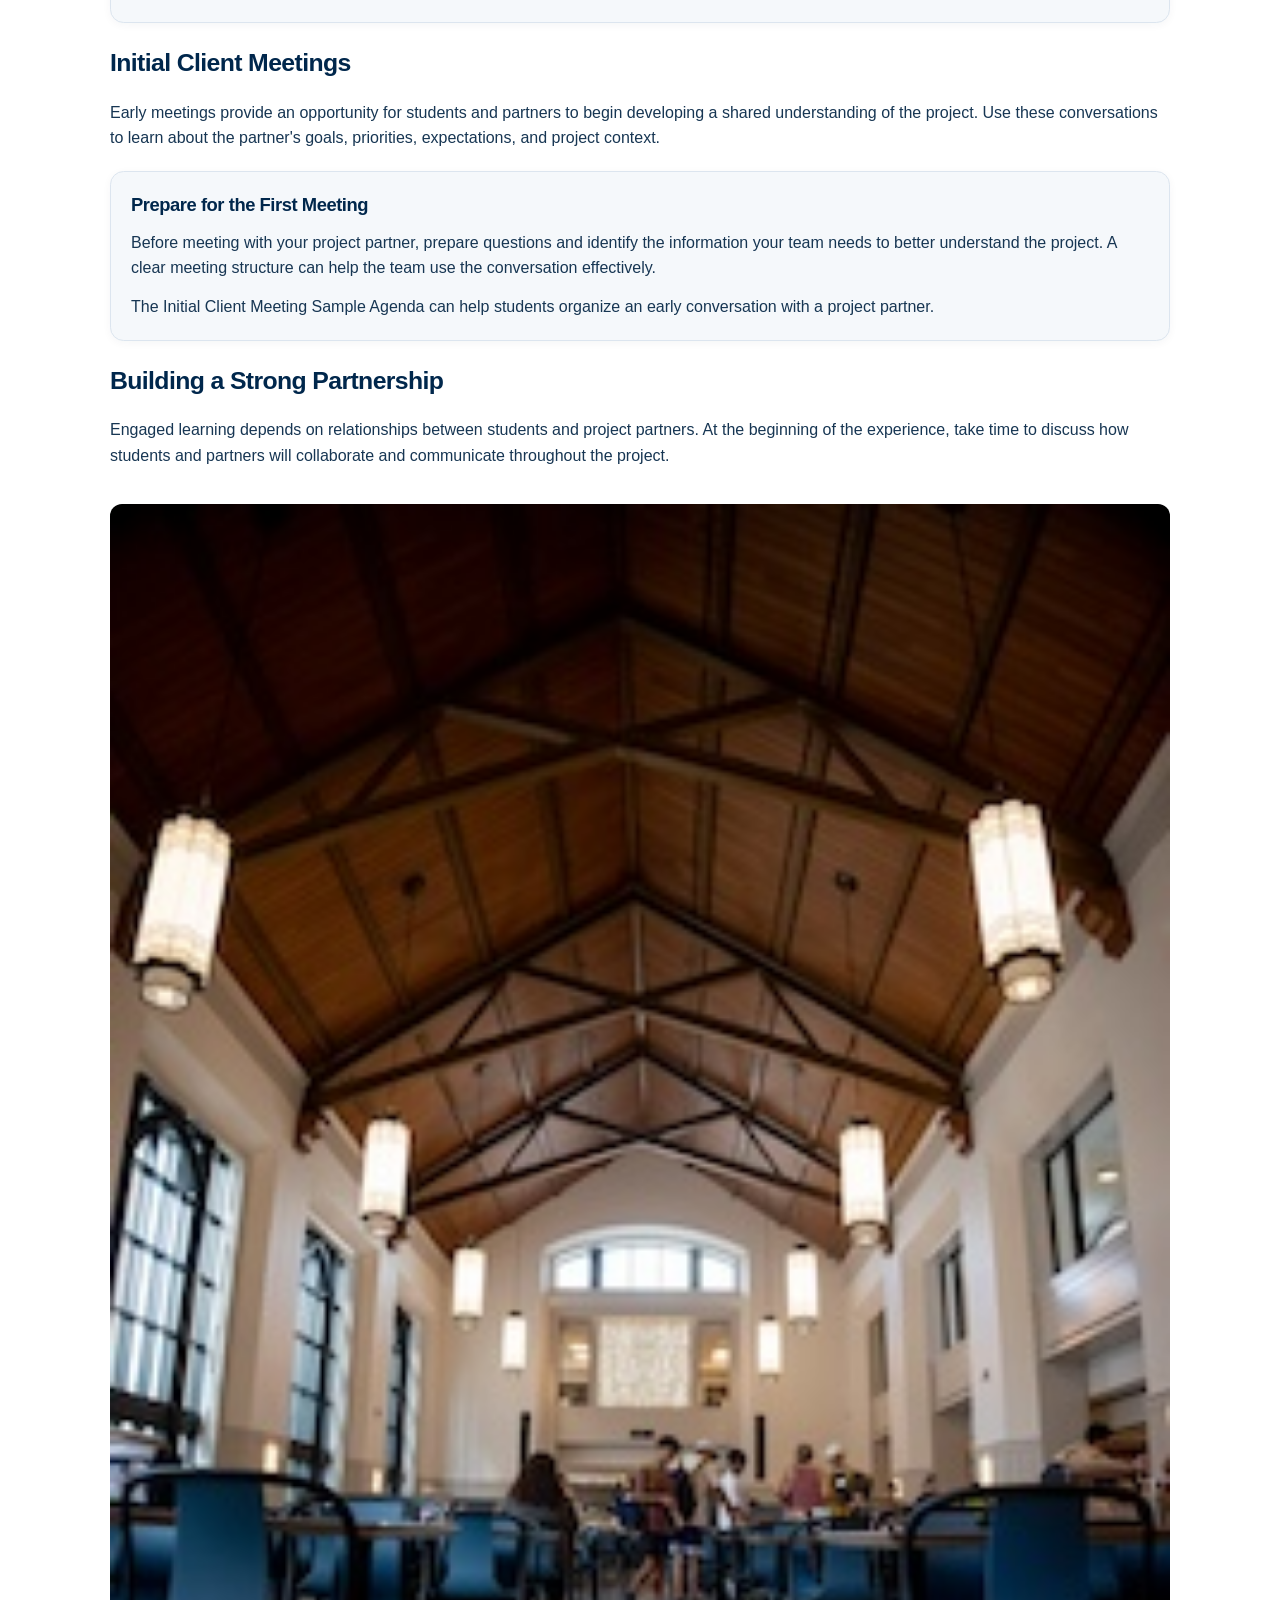
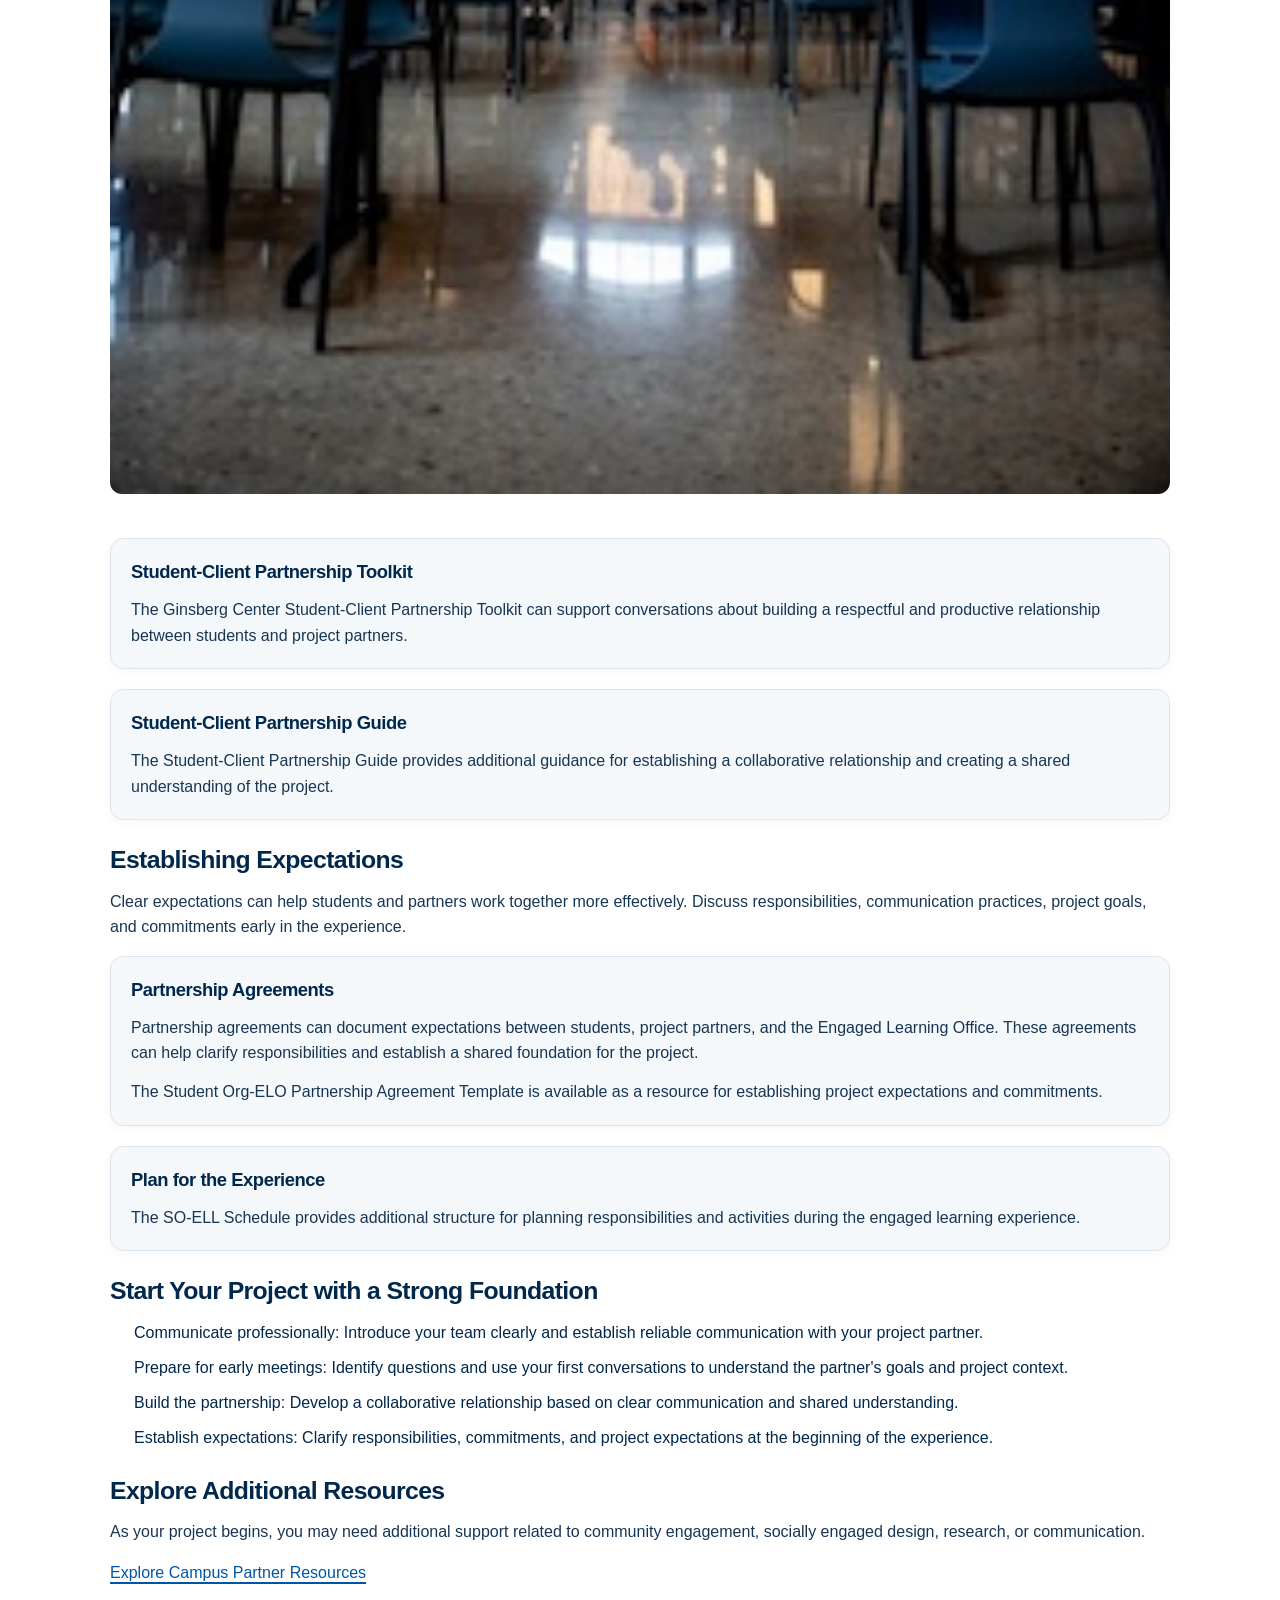
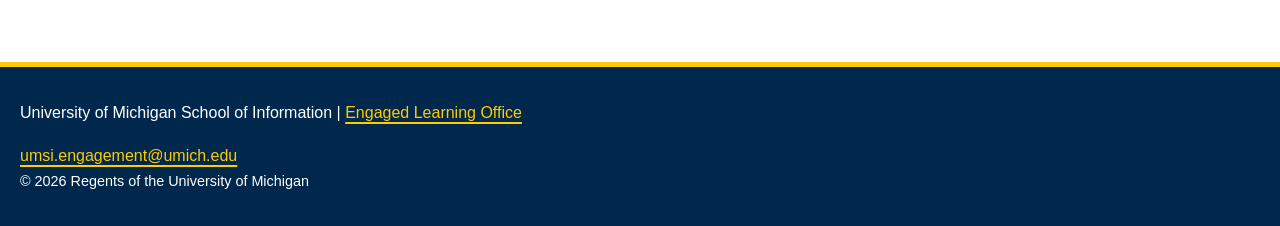
<file: starting.html>
<!DOCTYPE html>
<html lang="en">

<head>
    <link rel="stylesheet" href="html5reset.css">
    <link rel="stylesheet" href="style.css">
    <meta charset="UTF-8">
    <meta name="viewport" content="width=device-width, initial-scale=1.0">
    <title>Starting Your Experience | UMSI</title>
</head>

<body>


    <a href="#main">Skip to Main Content</a>

    <header>

        <img src="images/UMSI_signature_vertical_informal_solidblue.jpg"
             alt="University of Michigan School of Information">

        <nav aria-label="Main navigation">
            <ul>
                <li>
                    <a href="index.html">Home</a>
                </li>

                <li>
                    <a href="preparing.html">
                        Preparing for Your Experience
                    </a>
                </li>

                <li>
                     <a href="starting.html" aria-current="page">
                      Starting Your Experience
                    </a>
                </li>

                <li>
                    <a href="resources.html">
                        Campus Partner Resources
                    </a>
                </li>
            </ul>
        </nav>

        <h1>Starting Your Experience</h1>

    </header>


    <main id="main">

    
        <section>

            <h2>Starting Your Engaged Learning Project</h2>

            <p>
                The beginning of an engaged learning project is an
                important time for establishing professional communication,
                building relationships, and creating shared expectations
                with your project partner.
            </p>

            <p>
                As you begin working with your client or community partner,
                focus on communicating clearly, listening carefully,
                understanding project goals, and developing agreements
                that can guide your work throughout the experience.
            </p>

        </section>


        <section>

            <h2>Professional Communication</h2>

            <p>
                Strong communication helps establish a productive
                relationship with your project partner. Early communication
                should introduce your team, clarify the purpose of the
                project, and begin establishing expectations for how you
                will work together.
            </p>

            <img src="images/OUD_WolVill-Movein_2026_0133.jpg"
                 alt="Students participating in activities on the University of Michigan campus"
                 width="350">

            <article>

                <h3>Initial Client Communication</h3>

                <p>
                    When contacting a client or community partner for the
                    first time, introduce yourself and your team clearly
                    and professionally. Explain the purpose of the project
                    and identify the next steps for beginning the
                    collaboration.
                </p>

                <p>
                    The Initial Client Email Examples resource provides
                    examples that can help students prepare professional
                    introductory communication with project partners.
                </p>

            </article>

        </section>


        <section>

            <h2>Initial Client Meetings</h2>

            <p>
                Early meetings provide an opportunity for students and
                partners to begin developing a shared understanding of
                the project. Use these conversations to learn about the
                partner's goals, priorities, expectations, and project
                context.
            </p>

            <article>

                <h3>Prepare for the First Meeting</h3>

                <p>
                    Before meeting with your project partner, prepare
                    questions and identify the information your team needs
                    to better understand the project. A clear meeting
                    structure can help the team use the conversation
                    effectively.
                </p>

                <p>
                    The Initial Client Meeting Sample Agenda can help
                    students organize an early conversation with a
                    project partner.
                </p>

            </article>

        </section>


        <!-- Building the Partnership -->
        <section>

            <h2>Building a Strong Partnership</h2>

            <p>
                Engaged learning depends on relationships between students
                and project partners. At the beginning of the experience,
                take time to discuss how students and partners will
                collaborate and communicate throughout the project.
            </p>

            <img src="images/OUD_WolVill-Movein_2026_0141.jpg"
                 alt="Students engaging with one another on the University of Michigan campus"
                 width="350">

            <article>

                <h3>Student-Client Partnership Toolkit</h3>

                <p>
                    The Ginsberg Center Student-Client Partnership Toolkit
                    can support conversations about building a respectful
                    and productive relationship between students and
                    project partners.
                </p>

            </article>


            <article>

                <h3>Student-Client Partnership Guide</h3>

                <p>
                    The Student-Client Partnership Guide provides
                    additional guidance for establishing a collaborative
                    relationship and creating a shared understanding of
                    the project.
                </p>

            </article>

        </section>


        <section>

            <h2>Establishing Expectations</h2>

            <p>
                Clear expectations can help students and partners work
                together more effectively. Discuss responsibilities,
                communication practices, project goals, and commitments
                early in the experience.
            </p>

            <article>

                <h3>Partnership Agreements</h3>

                <p>
                    Partnership agreements can document expectations
                    between students, project partners, and the Engaged
                    Learning Office. These agreements can help clarify
                    responsibilities and establish a shared foundation
                    for the project.
                </p>

                <p>
                    The Student Org-ELO Partnership Agreement Template
                    is available as a resource for establishing project
                    expectations and commitments.
                </p>

            </article>


            <article>

                <h3>Plan for the Experience</h3>

                <p>
                    The SO-ELL Schedule provides additional structure
                    for planning responsibilities and activities during
                    the engaged learning experience.
                </p>

            </article>

        </section>


        <section>

            <h2>Start Your Project with a Strong Foundation</h2>

            <ul>
                <li>
                    <strong>Communicate professionally:</strong>
                    Introduce your team clearly and establish reliable
                    communication with your project partner.
                </li>

                <li>
                    <strong>Prepare for early meetings:</strong>
                    Identify questions and use your first conversations
                    to understand the partner's goals and project context.
                </li>

                <li>
                    <strong>Build the partnership:</strong>
                    Develop a collaborative relationship based on clear
                    communication and shared understanding.
                </li>

                <li>
                    <strong>Establish expectations:</strong>
                    Clarify responsibilities, commitments, and project
                    expectations at the beginning of the experience.
                </li>
            </ul>

        </section>

        <section>

            <h2>Explore Additional Resources</h2>

            <p>
                As your project begins, you may need additional support
                related to community engagement, socially engaged design,
                research, or communication.
            </p>

            <p>
                <a href="resources.html">
                    Explore Campus Partner Resources
                </a>
            </p>

        </section>

    </main>


    <footer>

        <p>
            University of Michigan School of Information |
            <a href="https://www.si.umich.edu/programs/engaged-learning/about-engaged-learning-office">
                Engaged Learning Office
            </a>
        </p>

        <address>
            <a href="mailto:umsi.engagement@umich.edu">
                umsi.engagement@umich.edu
            </a>
        </address>

        <p>
            &copy; 2026 Regents of the University of Michigan
        </p>

    </footer>

</body>

</html>
</file>
<file: style.css>
:root {
    --um-blue: #00274C;
    --um-maize: #FFCB05;
    --ink-soft: #173653;
    --surface: #f5f8fb;
    --border: #dce5ef;
    --card-gap: 1.25rem;
    --section-gap: 1.5rem;
    --text-gap: 0.75rem;
}

*,
*::before,
*::after {
    box-sizing: border-box;
}

html {
    scroll-padding-top: 1rem;
}

body {
    margin: 0;
    font-family: Arial, Helvetica, sans-serif;
    font-size: 1rem;
    line-height: 1.6;
    color: var(--um-blue);
    background-color: #ffffff;
    -webkit-font-smoothing: antialiased;
    text-rendering: optimizeLegibility;
}

header,
main,
footer {
    width: 100%;
    padding: 1.25rem;
}

img {
    display: block;
    max-width: 100%;
    height: auto;
    border-radius: 0.65rem;
}

iframe {
    display: block;
    max-width: 100%;
    border-radius: 0.65rem;
}

a {
    overflow-wrap: anywhere;
    text-underline-offset: 0.23rem;
}

a[href="#main"],
.skip-link {
    position: absolute;
    left: 1rem;
    top: -100px;
    z-index: 1000;
    padding: 0.75rem 1rem;
    background-color: var(--um-maize);
    color: var(--um-blue);
    font-weight: 700;
    border-radius: 0.5rem;
}

a[href="#main"]:focus,
.skip-link:focus {
    top: 1rem;
}

a:focus-visible {
    outline: 3px solid var(--um-blue);
    outline-offset: 3px;
}

header {
    max-width: 1100px;
    margin: 0 auto;
    padding-bottom: 0.5rem;
}

header > img {
    width: 45%;
    max-width: 160px;
    height: auto;
    margin: 0 auto 1.5rem;
    border-radius: 0;
}

nav ul {
    display: grid;
    grid-template-columns: repeat(2, minmax(0, 1fr));
    gap: 0.75rem;
    list-style: none;
    padding: 0;
    margin: 1rem 0;
}

nav li {
    min-width: 0;
    margin: 0;
}

nav a {
    display: flex;
    align-items: center;
    justify-content: center;
    min-height: 56px;
    height: 100%;
    padding: 0.9rem 0.65rem;
    background-color: var(--um-blue);
    color: #ffffff;
    text-align: center;
    text-decoration: none;
    border: 2px solid var(--um-blue);
    border-radius: 0.7rem;
    font-weight: 700;
    line-height: 1.4;
    letter-spacing: 0.005em;
    box-shadow: 0 2px 5px rgba(0, 39, 76, 0.08);
    transition:
        background-color 0.2s ease,
        color 0.2s ease,
        border-color 0.2s ease,
        transform 0.2s ease,
        box-shadow 0.2s ease;
}

nav a:hover {
    background-color: var(--um-maize);
    color: var(--um-blue);
    border-color: var(--um-maize);
    transform: translateY(-2px);
    box-shadow: 0 5px 12px rgba(0, 39, 76, 0.12);
}

nav a:focus-visible {
    background-color: var(--um-maize);
    color: var(--um-blue);
    outline: 3px solid var(--um-blue);
    outline-offset: 3px;
}

nav a[aria-current="page"] {
    background-color: var(--um-maize);
    color: var(--um-blue);
    border-color: var(--um-maize);
    text-decoration: underline;
    text-decoration-thickness: 2px;
    text-underline-offset: 0.3rem;
    box-shadow: 0 2px 6px rgba(0, 39, 76, 0.07);
}

main {
    max-width: 1100px;
    margin: 0 auto;
    padding-top: 0.5rem;
}

main > section {
    margin: 0 0 var(--section-gap);
}

main > section:first-child {
    margin-bottom: 0.5rem;
    padding: 0;
}

main > section:first-child h1 {
    margin-bottom: 0;
}

main > section + section {
    margin-top: 0;
}

h1,
h2,
h3 {
    color: var(--um-blue);
    font-weight: 700;
    letter-spacing: -0.025em;
}

h1 {
    font-size: 2rem;
    line-height: 1.17;
    margin: 0.5rem 0 0.75rem;
    letter-spacing: -0.038em;
}

h2 {
    font-size: 1.55rem;
    line-height: 1.3;
    margin: 0 0 var(--text-gap);
}

h3 {
    font-size: 1.25rem;
    line-height: 1.4;
    margin: 0 0 var(--text-gap);
}

main > h1 {
    margin-bottom: 0.5rem;
}

main > h1 + section {
    margin-top: 0;
}

main > section > h2 {
    margin-top: 0;
    margin-bottom: var(--text-gap);
}

main > section > h2 + p {
    margin-top: 0;
    margin-bottom: 1rem;
}

p {
    margin: 0 0 0.85rem;
}

main p {
    color: var(--ink-soft);
}

main ul,
main ol {
    padding-left: 1.5rem;
    margin-top: 0.5rem;
    margin-bottom: 1rem;
}

main li {
    margin-bottom: 0.6rem;
}

main a {
    color: #0056a6;
    text-decoration-thickness: 1.5px;
    text-underline-offset: 0.25rem;
    transition:
        color 0.2s ease,
        text-decoration-thickness 0.2s ease;
}

main a:hover {
    color: var(--um-blue);
    text-decoration-thickness: 2px;
}

main a:focus-visible {
    outline: 3px solid var(--um-blue);
    outline-offset: 4px;
    border-radius: 0.2rem;
}

main > section:nth-of-type(3),
main > section:nth-of-type(4) {
    display: grid;
    grid-template-columns: minmax(0, 1fr);
    gap: 1.25rem;
    align-content: start;
}

main > section:nth-of-type(3) > h2,
main > section:nth-of-type(3) > p,
main > section:nth-of-type(4) > h2,
main > section:nth-of-type(4) > p {
    grid-column: 1 / -1;
    margin-top: 0;
    margin-bottom: 0;
}

main article {
    min-width: 0;
    padding: 1.25rem;
    margin: 0;
    background-color: var(--surface);
    border: 1px solid var(--border);
    border-radius: 0.85rem;
    box-shadow: 0 2px 9px rgba(0, 39, 76, 0.045);
    transition:
        box-shadow 0.2s ease,
        border-color 0.2s ease;
}

main article:hover {
    border-color: #b9cbdc;
    box-shadow: 0 5px 15px rgba(0, 39, 76, 0.08);
}

main article h3 {
    font-size: 1.15rem;
    line-height: 1.4;
    margin: 0 0 0.75rem;
}

main article p {
    font-size: 1rem;
    line-height: 1.6;
    margin: 0 0 0.85rem;
    overflow-wrap: break-word;
}

main article p:last-child {
    margin-bottom: 0;
}

main article a {
    overflow-wrap: anywhere;
    text-underline-offset: 0.2rem;
}

.resource-layout,
.resource-grid,
.resource-content {
    display: grid;
    grid-template-columns: minmax(0, 1fr);
    gap: var(--card-gap);
    align-content: start;
}

.resource-layout > *,
.resource-grid > *,
.resource-content > * {
    min-width: 0;
    max-width: 100%;
}

main > section > article + article {
    margin-top: var(--card-gap);
}

main > section:nth-of-type(3) > article + article,
main > section:nth-of-type(4) > article + article,
.resource-layout > article + article,
.resource-grid > article + article,
.resource-content > article + article {
    margin-top: 0;
}

main > section > p + article {
    margin-top: 0;
}

main > section:has(> article) {
    margin-bottom: var(--section-gap);
}

main > section:has(> article) + section {
    margin-top: 0;
}

main img {
    display: block;
    width: 100%;
    max-width: 100%;
    height: auto;
    border-radius: 0.75rem;
    margin-top: 1rem;
    margin-bottom: 1.5rem;
}

main article img {
    width: 100%;
    max-width: 100%;
    height: auto;
    margin: 1rem 0 0;
    border-radius: 0.65rem;
}

main img + h2,
main img + h3 {
    margin-top: 1.5rem;
}

footer {
    background-color: var(--um-blue);
    color: #ffffff;
    padding: 2rem 1.25rem;
    margin-top: 2rem;
    border-top: 5px solid var(--um-maize);
    line-height: 1.7;
}

footer p {
    margin: 0 0 1rem;
    color: #ffffff;
}

footer a {
    color: var(--um-maize);
    text-decoration: underline;
    text-decoration-thickness: 1.5px;
    text-underline-offset: 0.25rem;
    font-weight: 500;
}

footer a:hover,
footer a:focus-visible {
    color: #ffffff;
}

footer a:focus-visible {
    outline: 2px solid var(--um-maize);
    outline-offset: 3px;
}

footer p:last-child {
    margin-bottom: 0;
    font-size: 0.9rem;
}

@media (prefers-reduced-motion: reduce) {
    *,
    *::before,
    *::after {
        animation-duration: 0.01ms !important;
        animation-iteration-count: 1 !important;
        transition-duration: 0.01ms !important;
        scroll-behavior: auto !important;
    }

    nav a:hover {
        transform: none;
    }
}
</file>
